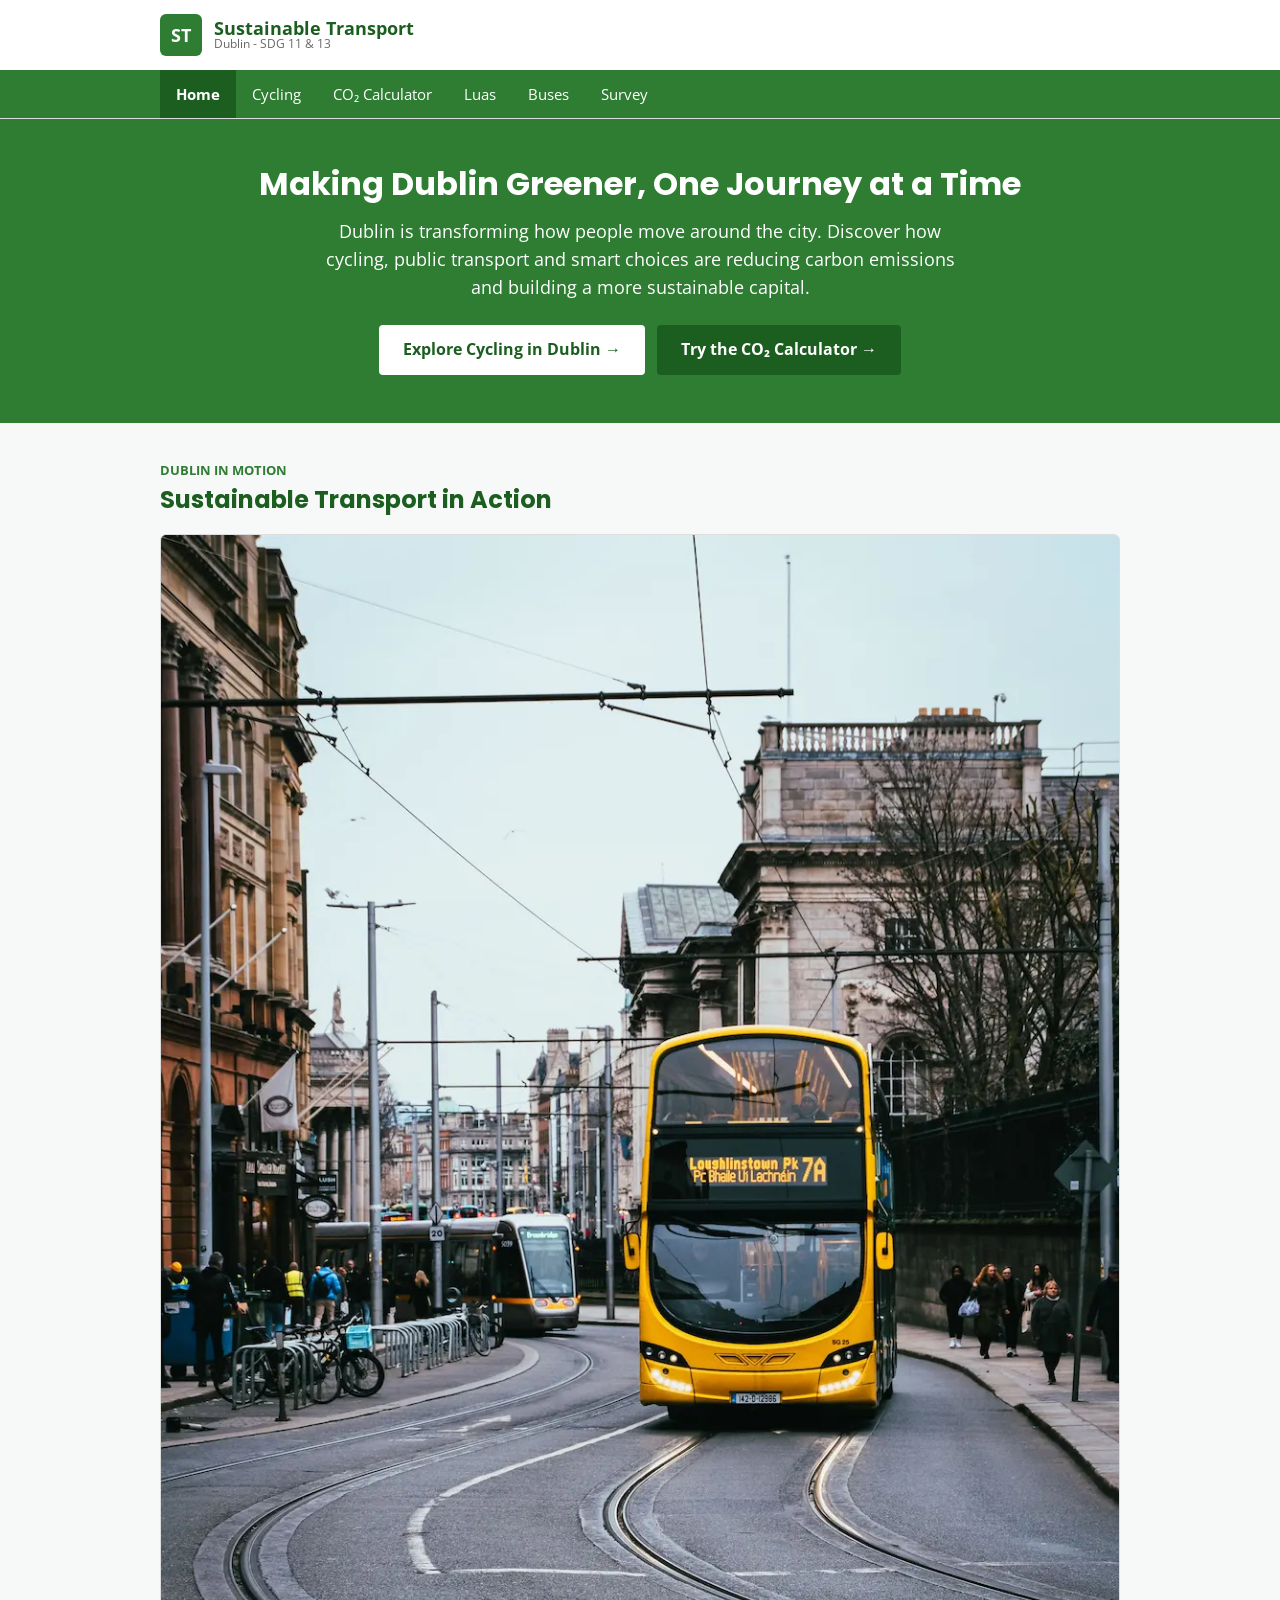
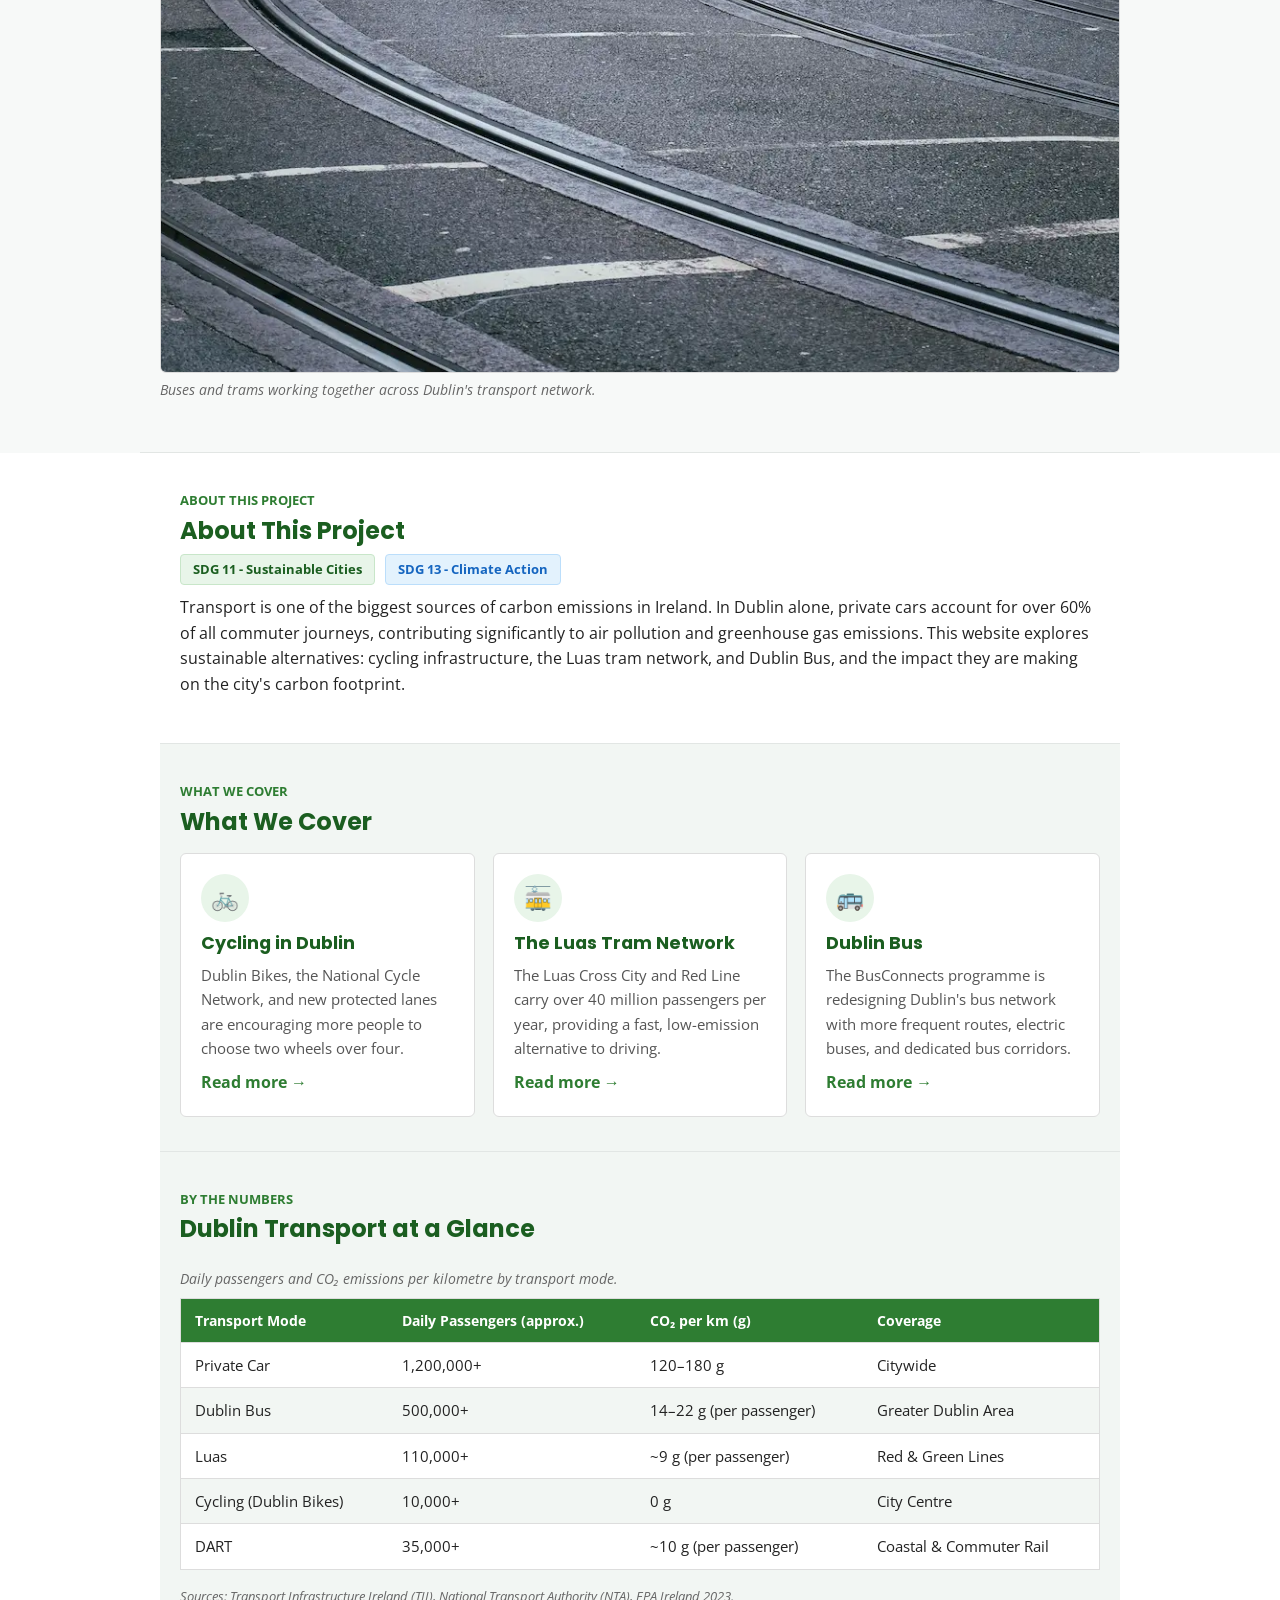
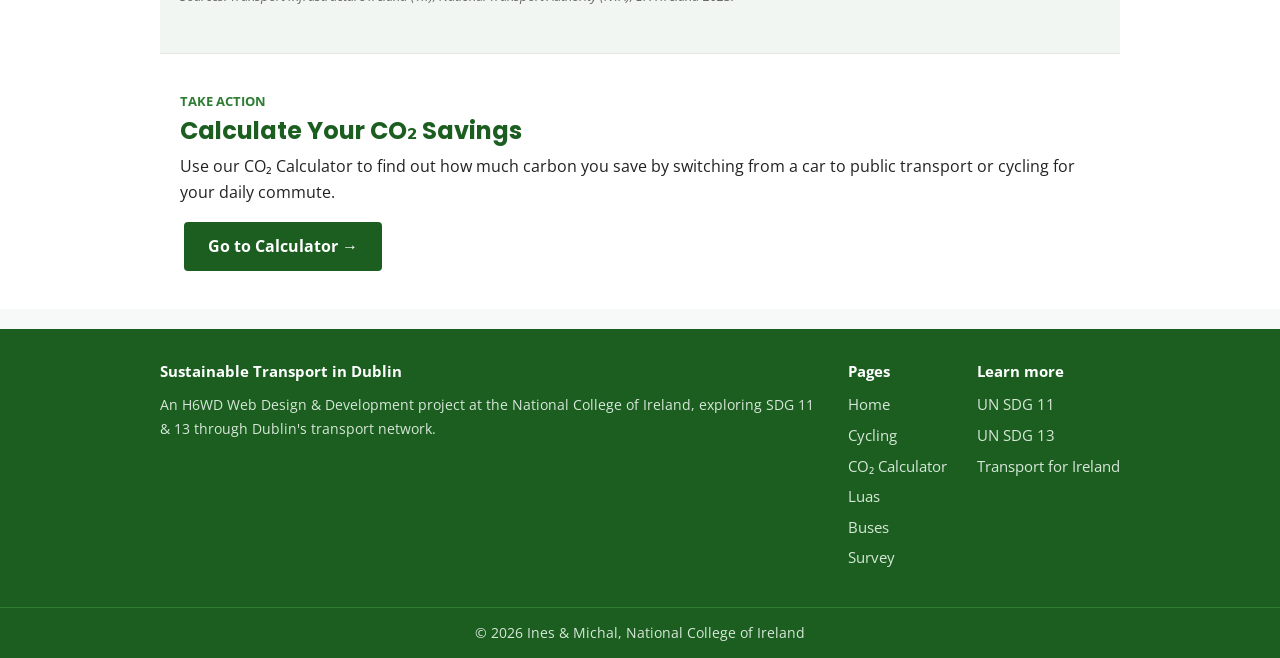
<file: index.html>
<!-- Michal -->
<!DOCTYPE html>
<html lang="en">
<head>
  <meta charset="UTF-8">
  <meta name="viewport" content="width=device-width, initial-scale=1.0">
  <meta name="description" content="Sustainable Transport in Dublin - cycling, the Luas and Dublin Bus reducing the city's carbon emissions. An SDG 11 &amp; 13 project for H6WD at NCI.">
  <title>Home - Sustainable Transport in Dublin</title>
  <link rel="preconnect" href="https://fonts.googleapis.com">
  <link rel="preconnect" href="https://fonts.gstatic.com" crossorigin>
  <link rel="preload" as="style" href="https://fonts.googleapis.com/css2?family=Poppins:wght@600;700&family=Open+Sans:wght@400;600;700&display=swap">
  <link rel="stylesheet" href="https://fonts.googleapis.com/css2?family=Poppins:wght@600;700&family=Open+Sans:wght@400;600;700&display=swap" media="print" onload="this.media='all'">
  <noscript><link rel="stylesheet" href="https://fonts.googleapis.com/css2?family=Poppins:wght@600;700&family=Open+Sans:wght@400;600;700&display=swap"></noscript>
  <link rel="stylesheet" href="styles.css">

</head>

<body>

<a href="#main-content" class="skip-link">Skip to main content</a>

<header class="site">
  <div class="header-top">
    <a href="index.html" class="logo">
      <span class="logo-mark" aria-hidden="true">ST</span>
      <span class="logo-text">Sustainable Transport<small>Dublin - SDG 11 &amp; 13</small></span>
    </a>
  </div>
  <nav class="main" aria-label="Main navigation">
    <ul>
      <li><a href="index.html" class="active" aria-current="page">Home</a></li>
      <li><a href="cycling.html">Cycling</a></li>
      <li><a href="calculator.html">CO₂ Calculator</a></li>
      <li><a href="luas.html">Luas</a></li>
      <li><a href="buses.html">Buses</a></li>
      <li><a href="survey.html">Survey</a></li>
    </ul>
  </nav>
</header>

<div class="hero">
  <div class="container">
    <h1>Making Dublin Greener, One Journey at a Time</h1>
    <p>Dublin is transforming how people move around the city. Discover how cycling, public transport and smart choices are reducing carbon emissions and building a more sustainable capital.</p>
    <a href="cycling.html" class="btn">Explore Cycling in Dublin →</a>
    <a href="calculator.html" class="btn btn-teal">Try the CO₂ Calculator →</a>
  </div>
</div>

<section class="section" id="gallery">
  <span class="eyebrow">Dublin in motion</span>
  <h2>Sustainable Transport in Action</h2>
  <figure>
    <img src="images/gallery-home.webp" alt="A Dublin Bus and Luas tram operating together, showing the city's integrated public transport network" width="800" height="500" loading="lazy">
    <figcaption>Buses and trams working together across Dublin's transport network.</figcaption>
  </figure>
</section>

<main id="main-content">
  <div class="container">

    <section class="section" id="about">
      <span class="eyebrow">About this project</span>
      <h2>About This Project</h2>
      <span class="sdg-badge">SDG 11 - Sustainable Cities</span>
      <span class="sdg-badge climate">SDG 13 - Climate Action</span>
      <p>Transport is one of the biggest sources of carbon emissions in Ireland. In Dublin alone, private cars account for over 60% of all commuter journeys, contributing significantly to air pollution and greenhouse gas emissions. This website explores sustainable alternatives: cycling infrastructure, the Luas tram network, and Dublin Bus, and the impact they are making on the city's carbon footprint.</p>
    </section>

    <section class="section tint" id="topics">
      <span class="eyebrow">What we cover</span>
      <h2>What We Cover</h2>
      <div class="cards">
        <div class="card">
          <div class="icon" aria-hidden="true">🚲</div>
          <h3>Cycling in Dublin</h3>
          <p>Dublin Bikes, the National Cycle Network, and new protected lanes are encouraging more people to choose two wheels over four.</p>
          <a href="cycling.html">Read more →</a>
        </div>
        <div class="card">
          <div class="icon" aria-hidden="true">🚋</div>
          <h3>The Luas Tram Network</h3>
          <p>The Luas Cross City and Red Line carry over 40 million passengers per year, providing a fast, low-emission alternative to driving.</p>
          <a href="luas.html">Read more →</a>
        </div>
        <div class="card">
          <div class="icon" aria-hidden="true">🚌</div>
          <h3>Dublin Bus</h3>
          <p>The BusConnects programme is redesigning Dublin's bus network with more frequent routes, electric buses, and dedicated bus corridors.</p>
          <a href="buses.html">Read more →</a>
        </div>
      </div>
    </section>


    <section class="section tint" id="stats">
      <span class="eyebrow">By the numbers</span>
      <h2>Dublin Transport at a Glance</h2>
      <div class="table-wrap">
        <table>
          <caption class="table-caption">Daily passengers and CO₂ emissions per kilometre by transport mode.</caption>
          <thead>
            <tr><th scope="col">Transport Mode</th><th scope="col">Daily Passengers (approx.)</th><th scope="col">CO₂ per km (g)</th><th scope="col">Coverage</th></tr>
          </thead>
          <tbody>
            <tr><td>Private Car</td><td>1,200,000+</td><td>120–180 g</td><td>Citywide</td></tr>
            <tr><td>Dublin Bus</td><td>500,000+</td><td>14–22 g (per passenger)</td><td>Greater Dublin Area</td></tr>
            <tr><td>Luas</td><td>110,000+</td><td>~9 g (per passenger)</td><td>Red &amp; Green Lines</td></tr>
            <tr><td>Cycling (Dublin Bikes)</td><td>10,000+</td><td>0 g</td><td>City Centre</td></tr>
            <tr><td>DART</td><td>35,000+</td><td>~10 g (per passenger)</td><td>Coastal &amp; Commuter Rail</td></tr>
          </tbody>
        </table>
      </div>
      <p class="source-note">Sources: Transport Infrastructure Ireland (TII), National Transport Authority (NTA), EPA Ireland 2023.</p>
    </section>

    <section class="section" id="calculator-cta">
      <span class="eyebrow">Take action</span>
      <h2>Calculate Your CO₂ Savings</h2>
      <p>Use our CO₂ Calculator to find out how much carbon you save by switching from a car to public transport or cycling for your daily commute.</p>
      <a href="calculator.html" class="btn btn-teal">Go to Calculator →</a>
    </section>

  </div>
</main>

<footer class="site">
  <div class="footer-grid">
    <div class="footer-col footer-about">
      <p class="footer-heading">Sustainable Transport in Dublin</p>
      <p>An H6WD Web Design &amp; Development project at the National College of Ireland, exploring SDG 11 &amp; 13 through Dublin's transport network.</p>
    </div>
    <div class="footer-col">
      <p class="footer-heading">Pages</p>
      <a href="index.html">Home</a>
      <a href="cycling.html">Cycling</a>
      <a href="calculator.html">CO₂ Calculator</a>
      <a href="luas.html">Luas</a>
      <a href="buses.html">Buses</a>
      <a href="survey.html">Survey</a>
    </div>
    <div class="footer-col">
      <p class="footer-heading">Learn more</p>
      <a href="https://sdgs.un.org/goals/goal11" target="_blank" rel="noopener">UN SDG 11</a>
      <a href="https://sdgs.un.org/goals/goal13" target="_blank" rel="noopener">UN SDG 13</a>
      <a href="https://www.transportforireland.ie" target="_blank" rel="noopener">Transport for Ireland</a>
    </div>
  </div>
  <div class="footer-bottom">© 2026 Ines &amp; Michal, National College of Ireland</div>
</footer>

</body>
</html>
</file>
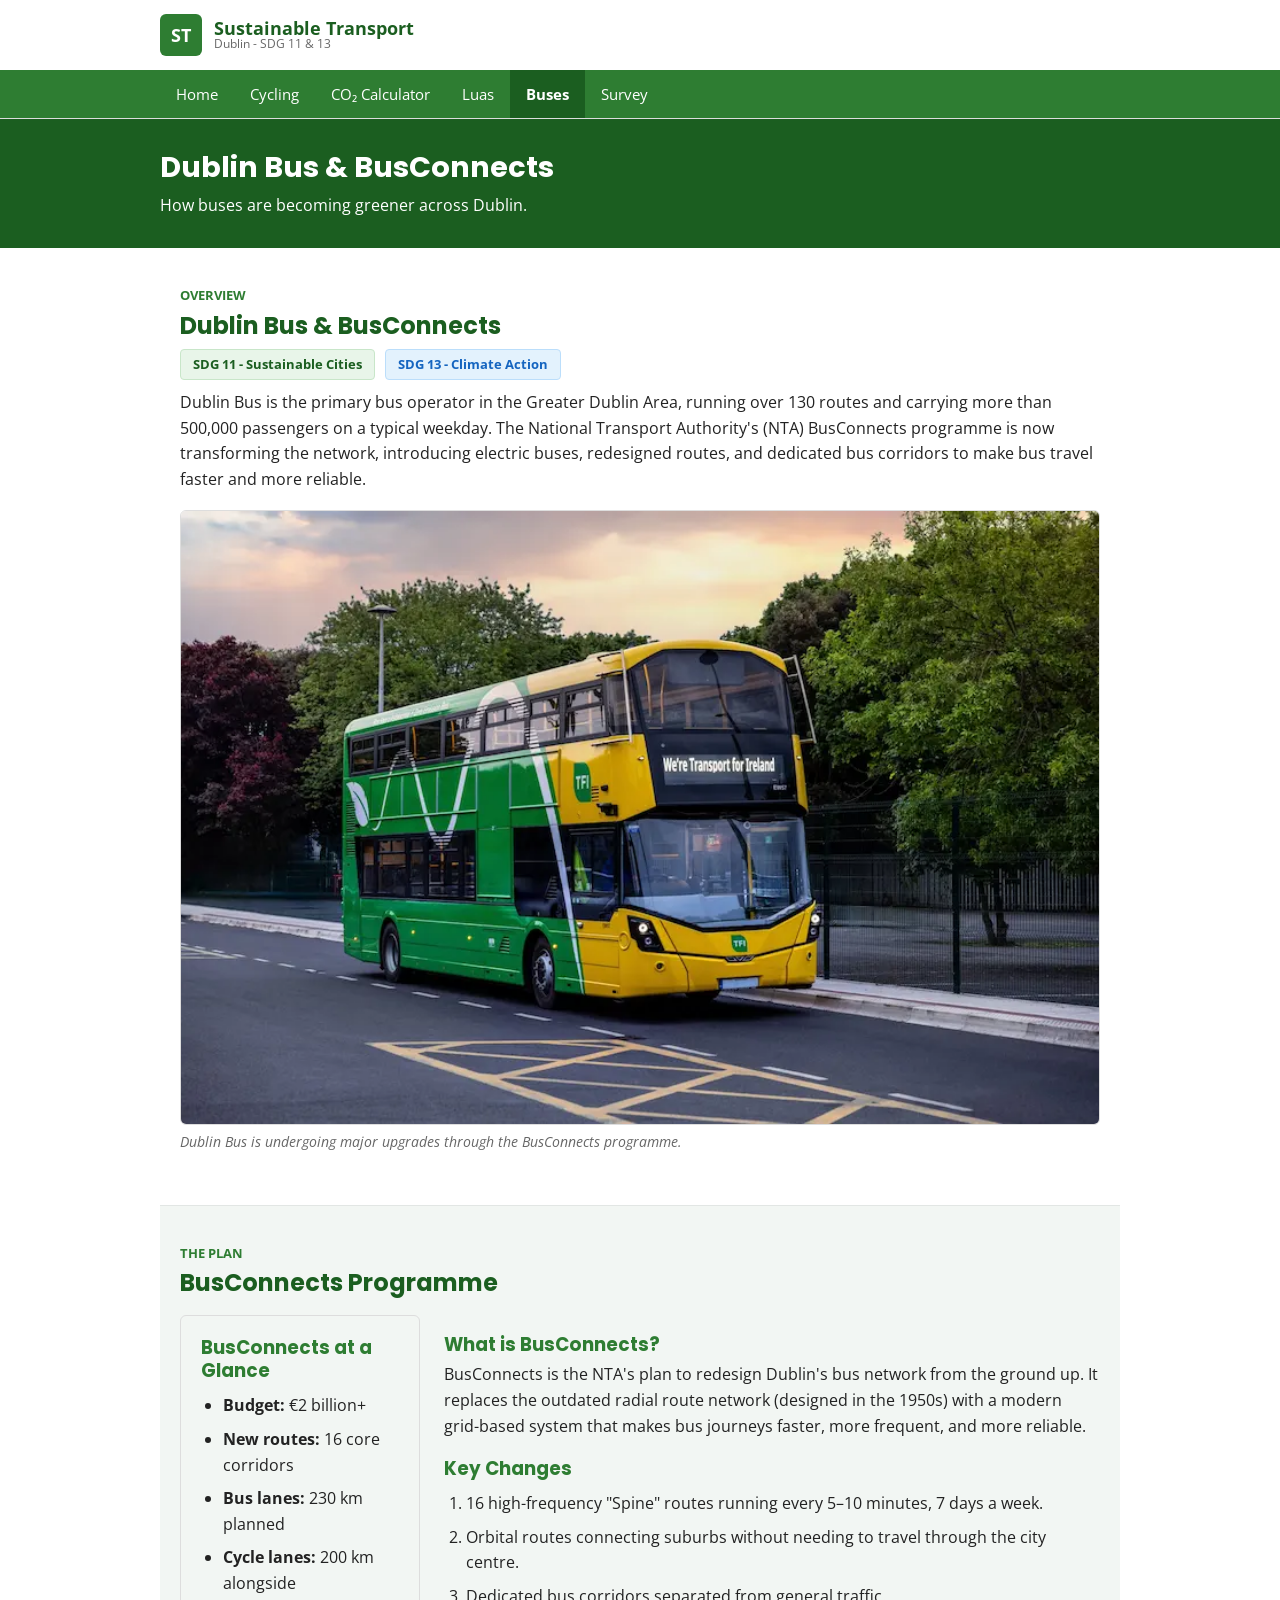
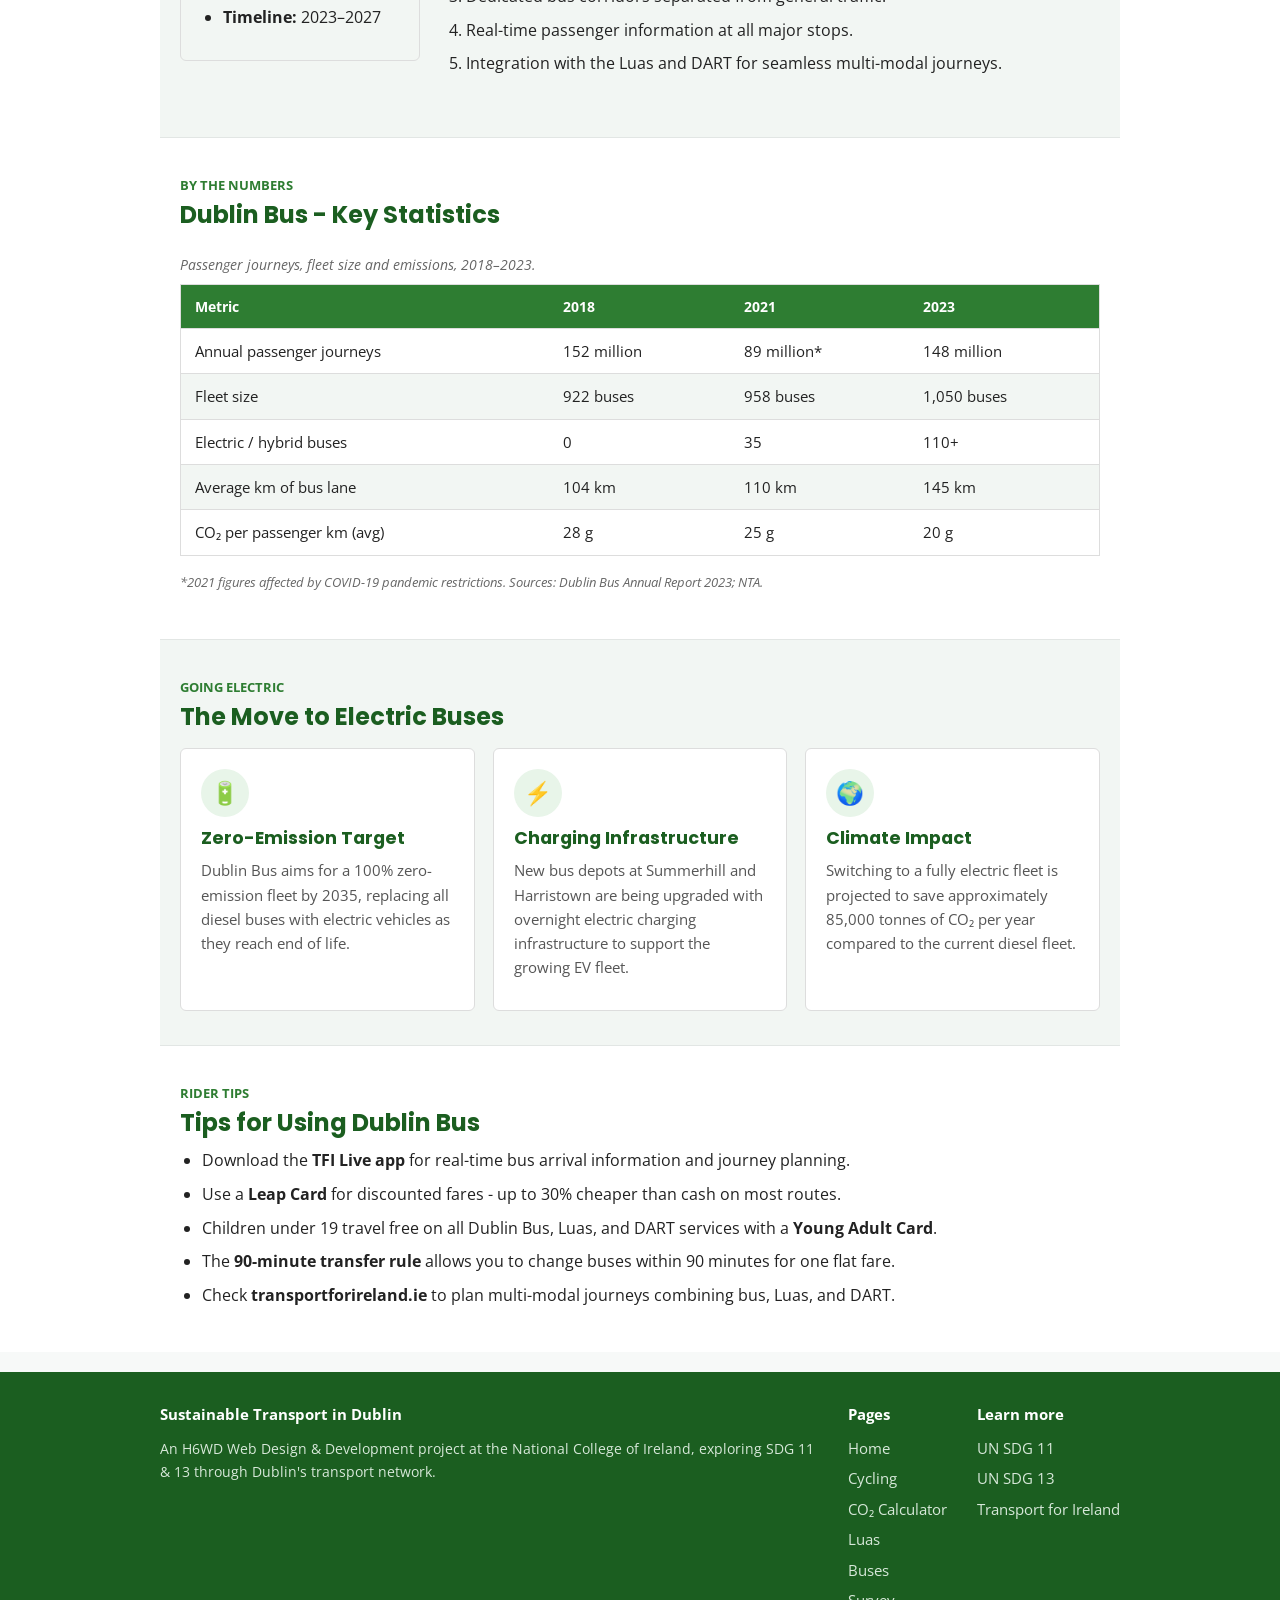
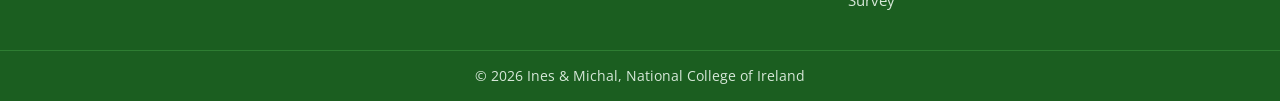
<file: buses.html>
<!-- Ines Khabkhabi -->
<!DOCTYPE html>
<html lang="en">
<head>
  <meta charset="UTF-8">
  <meta name="viewport" content="width=device-width, initial-scale=1.0">
  <meta name="description" content="Dublin Bus and BusConnects: how buses are becoming greener across Dublin.">
  <title>Buses - Sustainable Transport in Dublin</title>
  <link rel="preconnect" href="https://fonts.googleapis.com">
  <link rel="preconnect" href="https://fonts.gstatic.com" crossorigin>
  <link rel="preload" as="style" href="https://fonts.googleapis.com/css2?family=Poppins:wght@600;700&family=Open+Sans:wght@400;600;700&display=swap">
  <link rel="stylesheet" href="https://fonts.googleapis.com/css2?family=Poppins:wght@600;700&family=Open+Sans:wght@400;600;700&display=swap" media="print" onload="this.media='all'">
  <noscript><link rel="stylesheet" href="https://fonts.googleapis.com/css2?family=Poppins:wght@600;700&family=Open+Sans:wght@400;600;700&display=swap"></noscript>
  <link rel="stylesheet" href="styles.css">
</head>
<body>

<a href="#main-content" class="skip-link">Skip to main content</a>

<header class="site">
  <div class="header-top">
    <a href="index.html" class="logo">
      <span class="logo-mark" aria-hidden="true">ST</span>
      <span class="logo-text">Sustainable Transport<small>Dublin - SDG 11 &amp; 13</small></span>
    </a>
  </div>
  <nav class="main" aria-label="Main navigation">
    <ul>
      <li><a href="index.html">Home</a></li>
      <li><a href="cycling.html">Cycling</a></li>
      <li><a href="calculator.html">CO₂ Calculator</a></li>
      <li><a href="luas.html">Luas</a></li>
      <li><a href="buses.html" class="active" aria-current="page">Buses</a></li>
      <li><a href="survey.html">Survey</a></li>
    </ul>
  </nav>
</header>

<div class="page-banner">
  <div class="container">
    <h1>Dublin Bus &amp; BusConnects</h1>
    <p>How buses are becoming greener across Dublin.</p>
  </div>
</div>

<main id="main-content">
  <div class="container">

    <section class="section" id="bus-intro">
      <span class="eyebrow">Overview</span>
      <h2>Dublin Bus &amp; BusConnects</h2>
      <span class="sdg-badge">SDG 11 - Sustainable Cities</span>
      <span class="sdg-badge climate">SDG 13 - Climate Action</span>
      <p>Dublin Bus is the primary bus operator in the Greater Dublin Area, running over 130 routes and carrying more than 500,000 passengers on a typical weekday. The National Transport Authority's (NTA) BusConnects programme is now transforming the network, introducing electric buses, redesigned routes, and dedicated bus corridors to make bus travel faster and more reliable.</p>
    <figure>
      <img src="images/bus-intro.webp" alt="A Dublin Bus travelling along a city route as part of the BusConnects network" width="800" height="534" loading="lazy">
      <figcaption>Dublin Bus is undergoing major upgrades through the BusConnects programme.</figcaption>
    </figure>

    </section>

    <section class="section tint" id="busconnects">
      <span class="eyebrow">The plan</span>
      <h2>BusConnects Programme</h2>
      <div class="two-col">
        <aside>
          <h3>BusConnects at a Glance</h3>
          <ul class="content-list">
            <li><strong>Budget:</strong> €2 billion+</li>
            <li><strong>New routes:</strong> 16 core corridors</li>
            <li><strong>Bus lanes:</strong> 230 km planned</li>
            <li><strong>Cycle lanes:</strong> 200 km alongside</li>
            <li><strong>Timeline:</strong> 2023–2027</li>
          </ul>
        </aside>
        <div class="col-main">
          <h3>What is BusConnects?</h3>
          <p>BusConnects is the NTA's plan to redesign Dublin's bus network from the ground up. It replaces the outdated radial route network (designed in the 1950s) with a modern grid-based system that makes bus journeys faster, more frequent, and more reliable.</p>
          <h3>Key Changes</h3>
          <ol class="content-list">
            <li>16 high-frequency "Spine" routes running every 5–10 minutes, 7 days a week.</li>
            <li>Orbital routes connecting suburbs without needing to travel through the city centre.</li>
            <li>Dedicated bus corridors separated from general traffic.</li>
            <li>Real-time passenger information at all major stops.</li>
            <li>Integration with the Luas and DART for seamless multi-modal journeys.</li>
          </ol>
        </div>
      </div>
    </section>

    <section class="section" id="bus-stats">
      <span class="eyebrow">By the numbers</span>
      <h2>Dublin Bus - Key Statistics</h2>
      <div class="table-wrap">
        <table>
          <caption class="table-caption">Passenger journeys, fleet size and emissions, 2018–2023.</caption>
          <thead><tr><th scope="col">Metric</th><th scope="col">2018</th><th scope="col">2021</th><th scope="col">2023</th></tr></thead>
          <tbody>
            <tr><td>Annual passenger journeys</td><td>152 million</td><td>89 million*</td><td>148 million</td></tr>
            <tr><td>Fleet size</td><td>922 buses</td><td>958 buses</td><td>1,050 buses</td></tr>
            <tr><td>Electric / hybrid buses</td><td>0</td><td>35</td><td>110+</td></tr>
            <tr><td>Average km of bus lane</td><td>104 km</td><td>110 km</td><td>145 km</td></tr>
            <tr><td>CO₂ per passenger km (avg)</td><td>28 g</td><td>25 g</td><td>20 g</td></tr>
          </tbody>
        </table>
      </div>
      <p class="source-note">*2021 figures affected by COVID-19 pandemic restrictions. Sources: Dublin Bus Annual Report 2023; NTA.</p>
    </section>

    <section class="section tint" id="electric-fleet">
      <span class="eyebrow">Going electric</span>
      <h2>The Move to Electric Buses</h2>
      <div class="cards">
        <div class="card"><div class="icon" aria-hidden="true">🔋</div><h3>Zero-Emission Target</h3><p>Dublin Bus aims for a 100% zero-emission fleet by 2035, replacing all diesel buses with electric vehicles as they reach end of life.</p></div>
        <div class="card"><div class="icon" aria-hidden="true">⚡</div><h3>Charging Infrastructure</h3><p>New bus depots at Summerhill and Harristown are being upgraded with overnight electric charging infrastructure to support the growing EV fleet.</p></div>
        <div class="card"><div class="icon" aria-hidden="true">🌍</div><h3>Climate Impact</h3><p>Switching to a fully electric fleet is projected to save approximately 85,000 tonnes of CO₂ per year compared to the current diesel fleet.</p></div>
      </div>
    </section>

    <section class="section" id="how-to-use">
      <span class="eyebrow">Rider tips</span>
      <h2>Tips for Using Dublin Bus</h2>
      <ul class="content-list">
        <li>Download the <strong>TFI Live app</strong> for real-time bus arrival information and journey planning.</li>
        <li>Use a <strong>Leap Card</strong> for discounted fares - up to 30% cheaper than cash on most routes.</li>
        <li>Children under 19 travel free on all Dublin Bus, Luas, and DART services with a <strong>Young Adult Card</strong>.</li>
        <li>The <strong>90-minute transfer rule</strong> allows you to change buses within 90 minutes for one flat fare.</li>
        <li>Check <strong>transportforireland.ie</strong> to plan multi-modal journeys combining bus, Luas, and DART.</li>
      </ul>
    </section>

  </div>
</main>

<footer class="site">
  <div class="footer-grid">
    <div class="footer-col footer-about">
      <p class="footer-heading">Sustainable Transport in Dublin</p>
      <p>An H6WD Web Design &amp; Development project at the National College of Ireland, exploring SDG 11 &amp; 13 through Dublin's transport network.</p>
    </div>
    <div class="footer-col">
      <p class="footer-heading">Pages</p>
      <a href="index.html">Home</a>
      <a href="cycling.html">Cycling</a>
      <a href="calculator.html">CO₂ Calculator</a>
      <a href="luas.html">Luas</a>
      <a href="buses.html">Buses</a>
      <a href="survey.html">Survey</a>
    </div>
    <div class="footer-col">
      <p class="footer-heading">Learn more</p>
      <a href="https://sdgs.un.org/goals/goal11" target="_blank" rel="noopener">UN SDG 11</a>
      <a href="https://sdgs.un.org/goals/goal13" target="_blank" rel="noopener">UN SDG 13</a>
      <a href="https://www.transportforireland.ie" target="_blank" rel="noopener">Transport for Ireland</a>
    </div>
  </div>
  <div class="footer-bottom">© 2026 Ines &amp; Michal, National College of Ireland</div>
</footer>

</body>
</html>
</file>
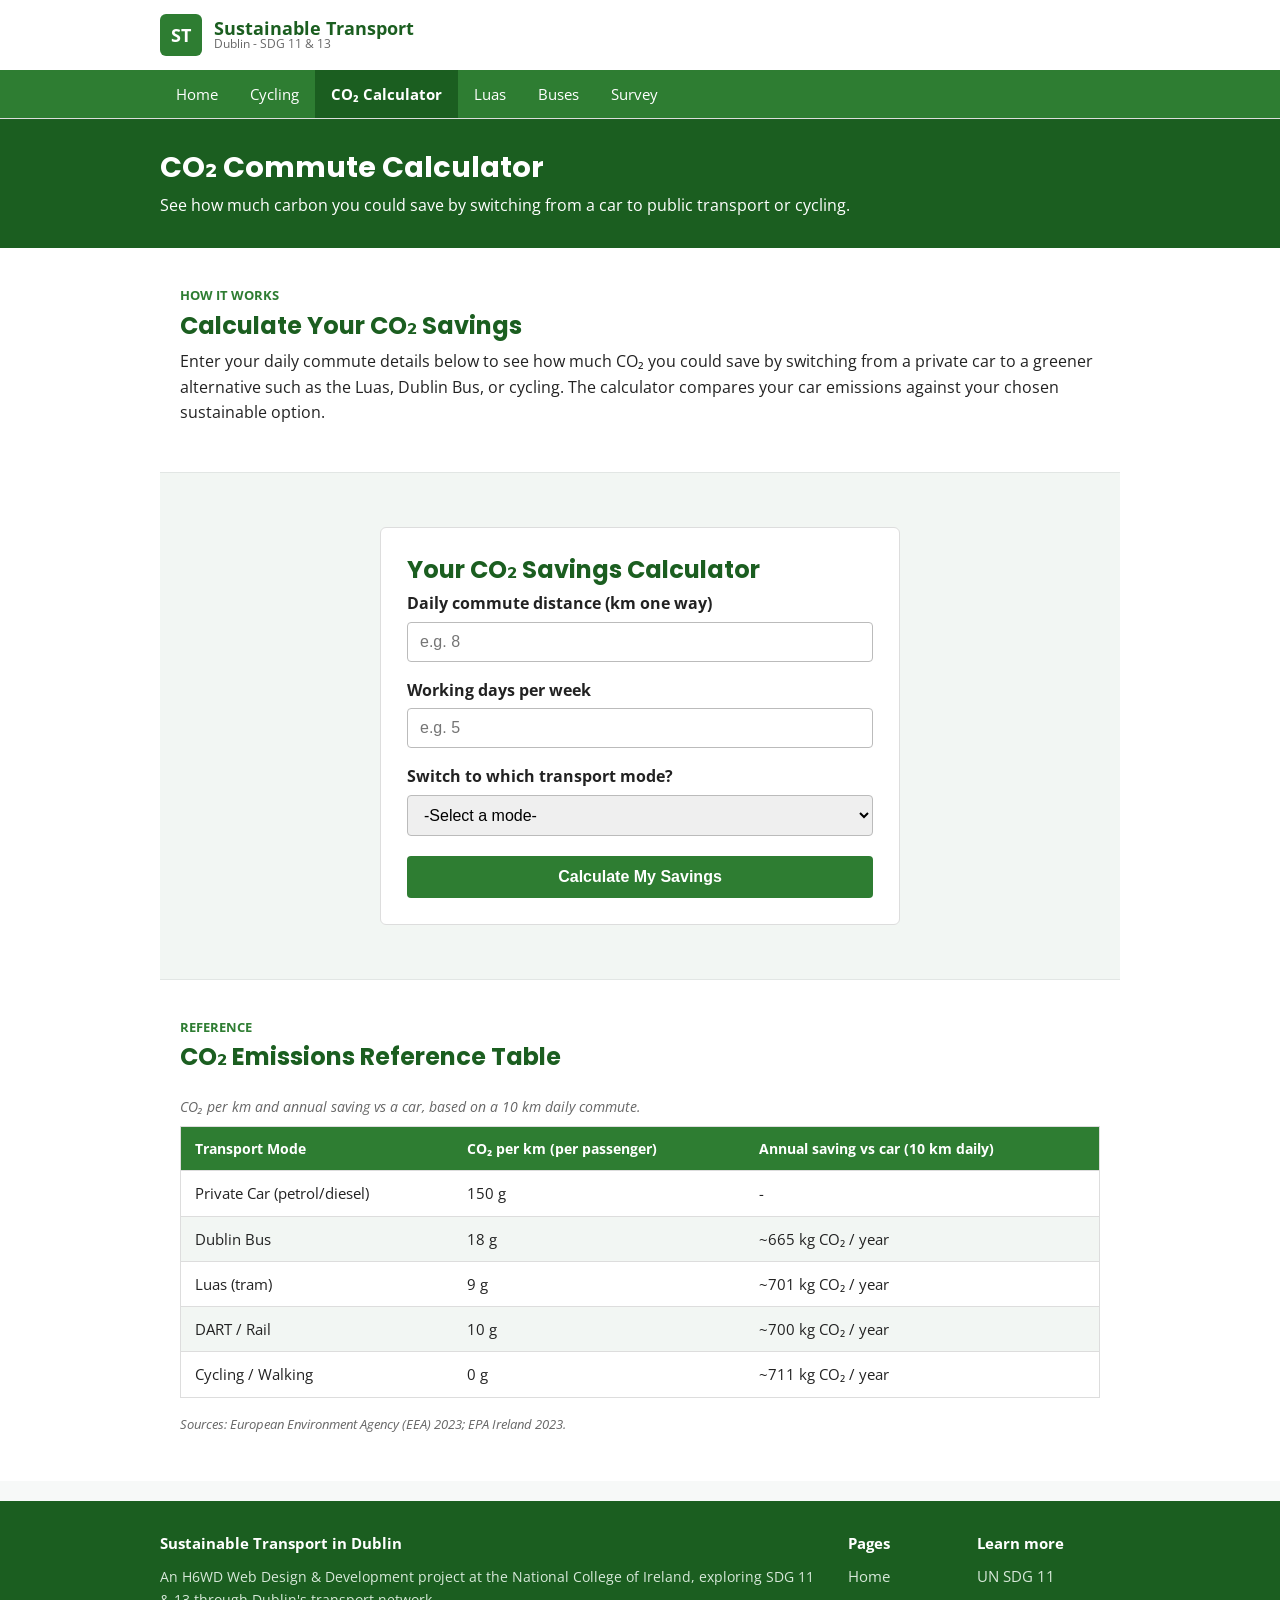
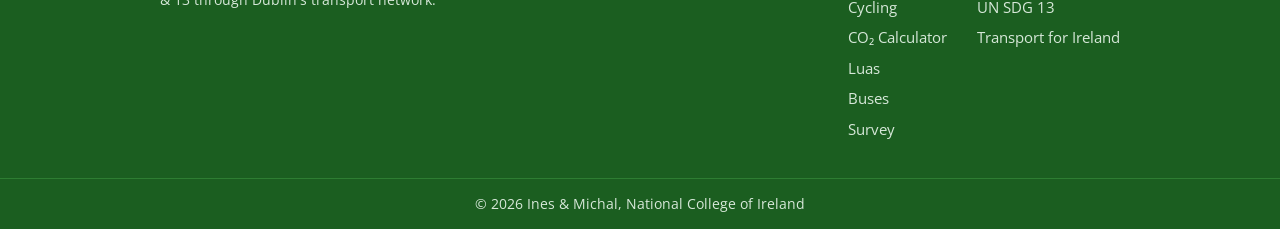
<file: calculator.html>
<!-- Michal -->
<!DOCTYPE html>
<html lang="en">
<head>
  <meta charset="UTF-8">
  <meta name="viewport" content="width=device-width, initial-scale=1.0">
  <meta name="description" content="A CO₂ calculator: compare your Dublin commute by car against the Luas, bus, DART or cycling and see your annual carbon saving.">
  <title>CO₂ Calculator - Sustainable Transport in Dublin</title>
  <link rel="preconnect" href="https://fonts.googleapis.com">
  <link rel="preconnect" href="https://fonts.gstatic.com" crossorigin>
  <link rel="preload" as="style" href="https://fonts.googleapis.com/css2?family=Poppins:wght@600;700&family=Open+Sans:wght@400;600;700&display=swap">
  <link rel="stylesheet" href="https://fonts.googleapis.com/css2?family=Poppins:wght@600;700&family=Open+Sans:wght@400;600;700&display=swap" media="print" onload="this.media='all'">
  <noscript><link rel="stylesheet" href="https://fonts.googleapis.com/css2?family=Poppins:wght@600;700&family=Open+Sans:wght@400;600;700&display=swap"></noscript>
  <link rel="stylesheet" href="styles.css">
</head>
<body>

<a href="#main-content" class="skip-link">Skip to main content</a>

<header class="site">
  <div class="header-top">
    <a href="index.html" class="logo">
      <span class="logo-mark" aria-hidden="true">ST</span>
      <span class="logo-text">Sustainable Transport<small>Dublin - SDG 11 &amp; 13</small></span>
    </a>
  </div>
  <nav class="main" aria-label="Main navigation">
    <ul>
      <li><a href="index.html">Home</a></li>
      <li><a href="cycling.html">Cycling</a></li>
      <li><a href="calculator.html" class="active" aria-current="page">CO₂ Calculator</a></li>
      <li><a href="luas.html">Luas</a></li>
      <li><a href="buses.html">Buses</a></li>
      <li><a href="survey.html">Survey</a></li>
    </ul>
  </nav>
</header>

<div class="page-banner">
  <div class="container">
    <h1>CO₂ Commute Calculator</h1>
    <p>See how much carbon you could save by switching from a car to public transport or cycling.</p>
  </div>
</div>

<main id="main-content">
  <div class="container">

    <section class="section" id="calc-intro">
      <span class="eyebrow">How it works</span>
      <h2>Calculate Your CO₂ Savings</h2>
      <p>Enter your daily commute details below to see how much CO₂ you could save by switching from a private car to a greener alternative such as the Luas, Dublin Bus, or cycling. The calculator compares your car emissions against your chosen sustainable option.</p>
    </section>

    <section class="section tint" id="tool">
      <div class="calc-wrapper">
        <h2>Your CO₂ Savings Calculator</h2>
        <div class="form-group">
          <label for="distance">Daily commute distance (km one way)</label>
          <input type="number" id="distance" placeholder="e.g. 8" min="0.1" max="500" step="0.1">
        </div>
        <div class="form-group">
          <label for="days">Working days per week</label>
          <input type="number" id="days" placeholder="e.g. 5" min="1" max="7" step="1">
        </div>
        <div class="form-group">
          <label for="mode">Switch to which transport mode?</label>
          <select id="mode">
            <option value="">-Select a mode-</option>
            <option value="bus">Dublin Bus</option>
            <option value="luas">Luas</option>
            <option value="cycling">Cycling / Walking</option>
            <option value="dart">DART / Rail</option>
          </select>
        </div>
        <button type="button" class="calc-btn" id="calcBtn">Calculate My Savings</button>
        <p id="calcError" role="alert"></p>
        <div id="calcResult" aria-live="polite"></div>
      </div>
    </section>

    <section class="section" id="emission-table">
      <span class="eyebrow">Reference</span>
      <h2>CO₂ Emissions Reference Table</h2>
      <div class="table-wrap">
        <table>
          <caption class="table-caption">CO₂ per km and annual saving vs a car, based on a 10 km daily commute.</caption>
          <thead><tr><th scope="col">Transport Mode</th><th scope="col">CO₂ per km (per passenger)</th><th scope="col">Annual saving vs car (10 km daily)</th></tr></thead>
          <tbody>
            <tr><td>Private Car (petrol/diesel)</td><td>150 g</td><td>-</td></tr>
            <tr><td>Dublin Bus</td><td>18 g</td><td>~665 kg CO₂ / year</td></tr>
            <tr><td>Luas (tram)</td><td>9 g</td><td>~701 kg CO₂ / year</td></tr>
            <tr><td>DART / Rail</td><td>10 g</td><td>~700 kg CO₂ / year</td></tr>
            <tr><td>Cycling / Walking</td><td>0 g</td><td>~711 kg CO₂ / year</td></tr>
          </tbody>
        </table>
      </div>
      <p class="source-note">Sources: European Environment Agency (EEA) 2023; EPA Ireland 2023.</p>
    </section>

  </div>
</main>

<footer class="site">
  <div class="footer-grid">
    <div class="footer-col footer-about">
      <p class="footer-heading">Sustainable Transport in Dublin</p>
      <p>An H6WD Web Design &amp; Development project at the National College of Ireland, exploring SDG 11 &amp; 13 through Dublin's transport network.</p>
    </div>
    <div class="footer-col">
      <p class="footer-heading">Pages</p>
      <a href="index.html">Home</a>
      <a href="cycling.html">Cycling</a>
      <a href="calculator.html">CO₂ Calculator</a>
      <a href="luas.html">Luas</a>
      <a href="buses.html">Buses</a>
      <a href="survey.html">Survey</a>
    </div>
    <div class="footer-col">
      <p class="footer-heading">Learn more</p>
      <a href="https://sdgs.un.org/goals/goal11" target="_blank" rel="noopener">UN SDG 11</a>
      <a href="https://sdgs.un.org/goals/goal13" target="_blank" rel="noopener">UN SDG 13</a>
      <a href="https://www.transportforireland.ie" target="_blank" rel="noopener">Transport for Ireland</a>
    </div>
  </div>
  <div class="footer-bottom">© 2026 Ines &amp; Michal, National College of Ireland</div>
</footer>

<script src="calculator.js"></script>

</body>
</html>
</file>
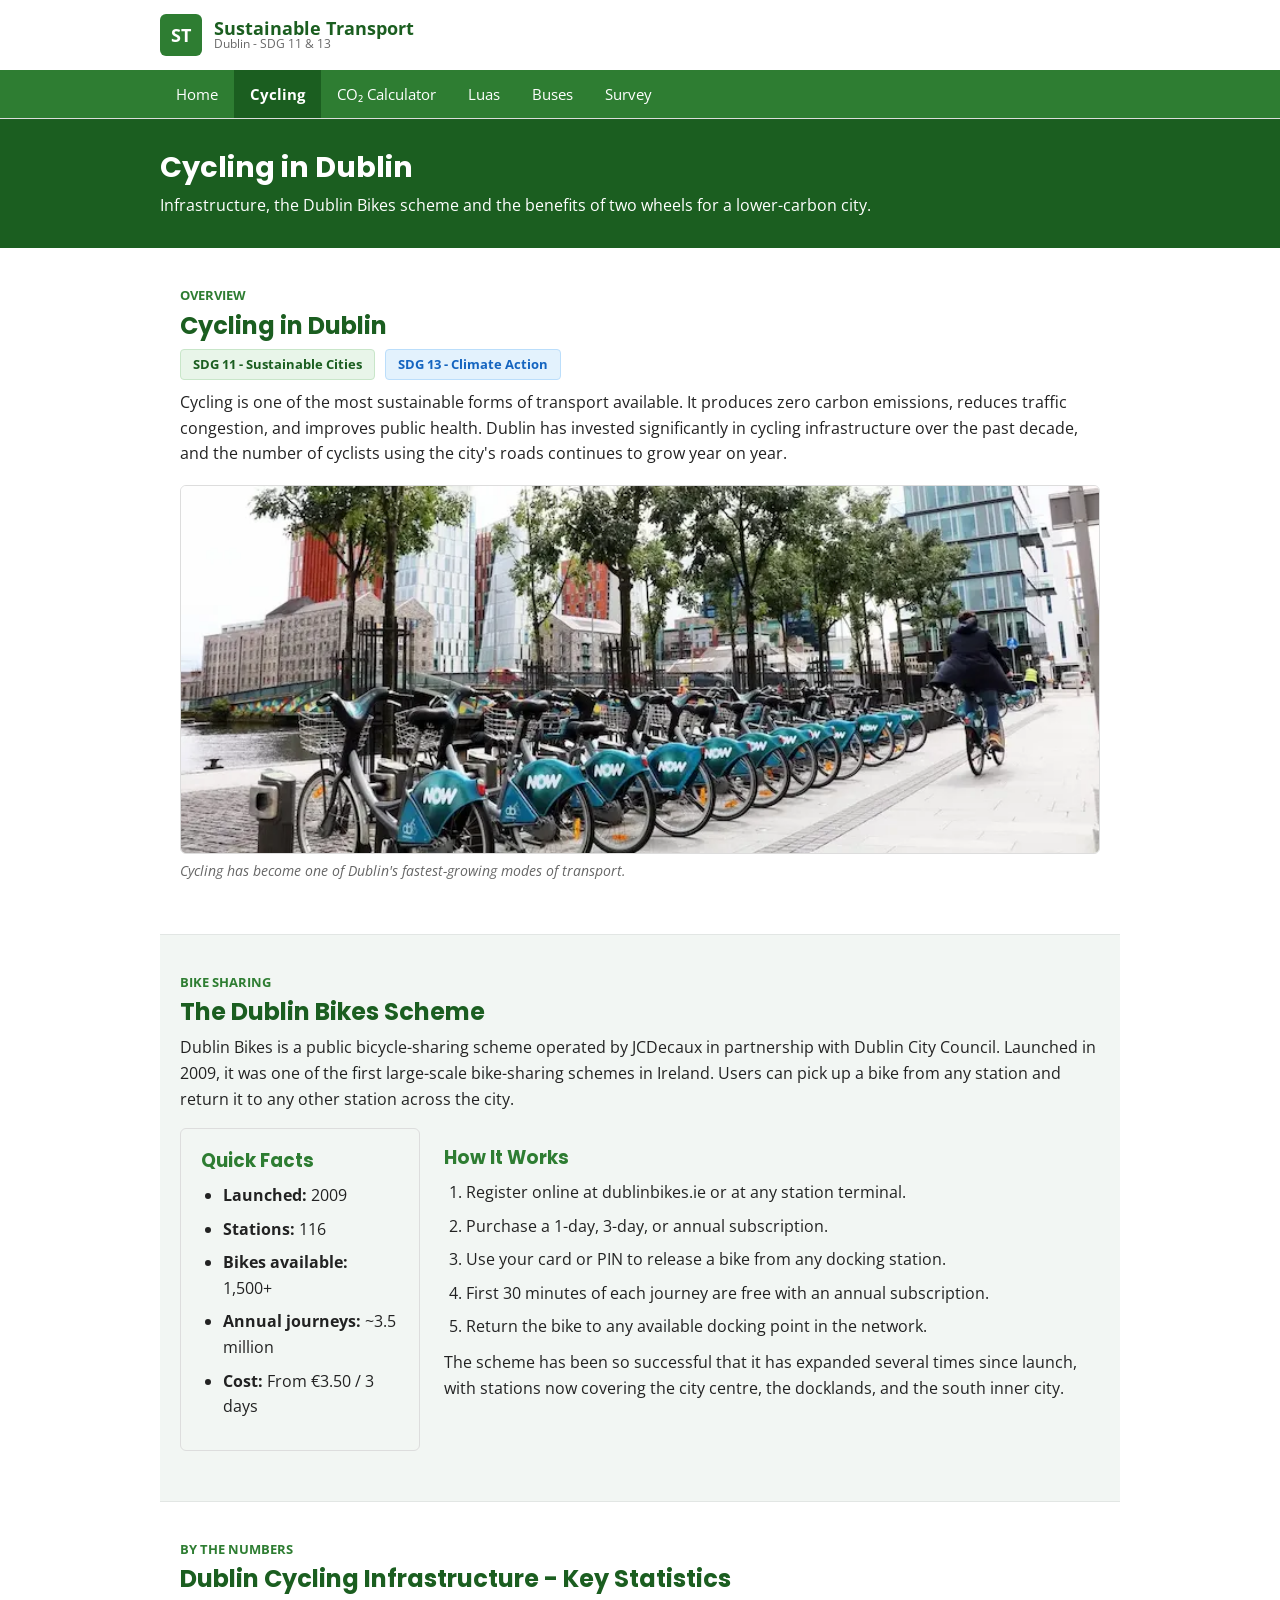
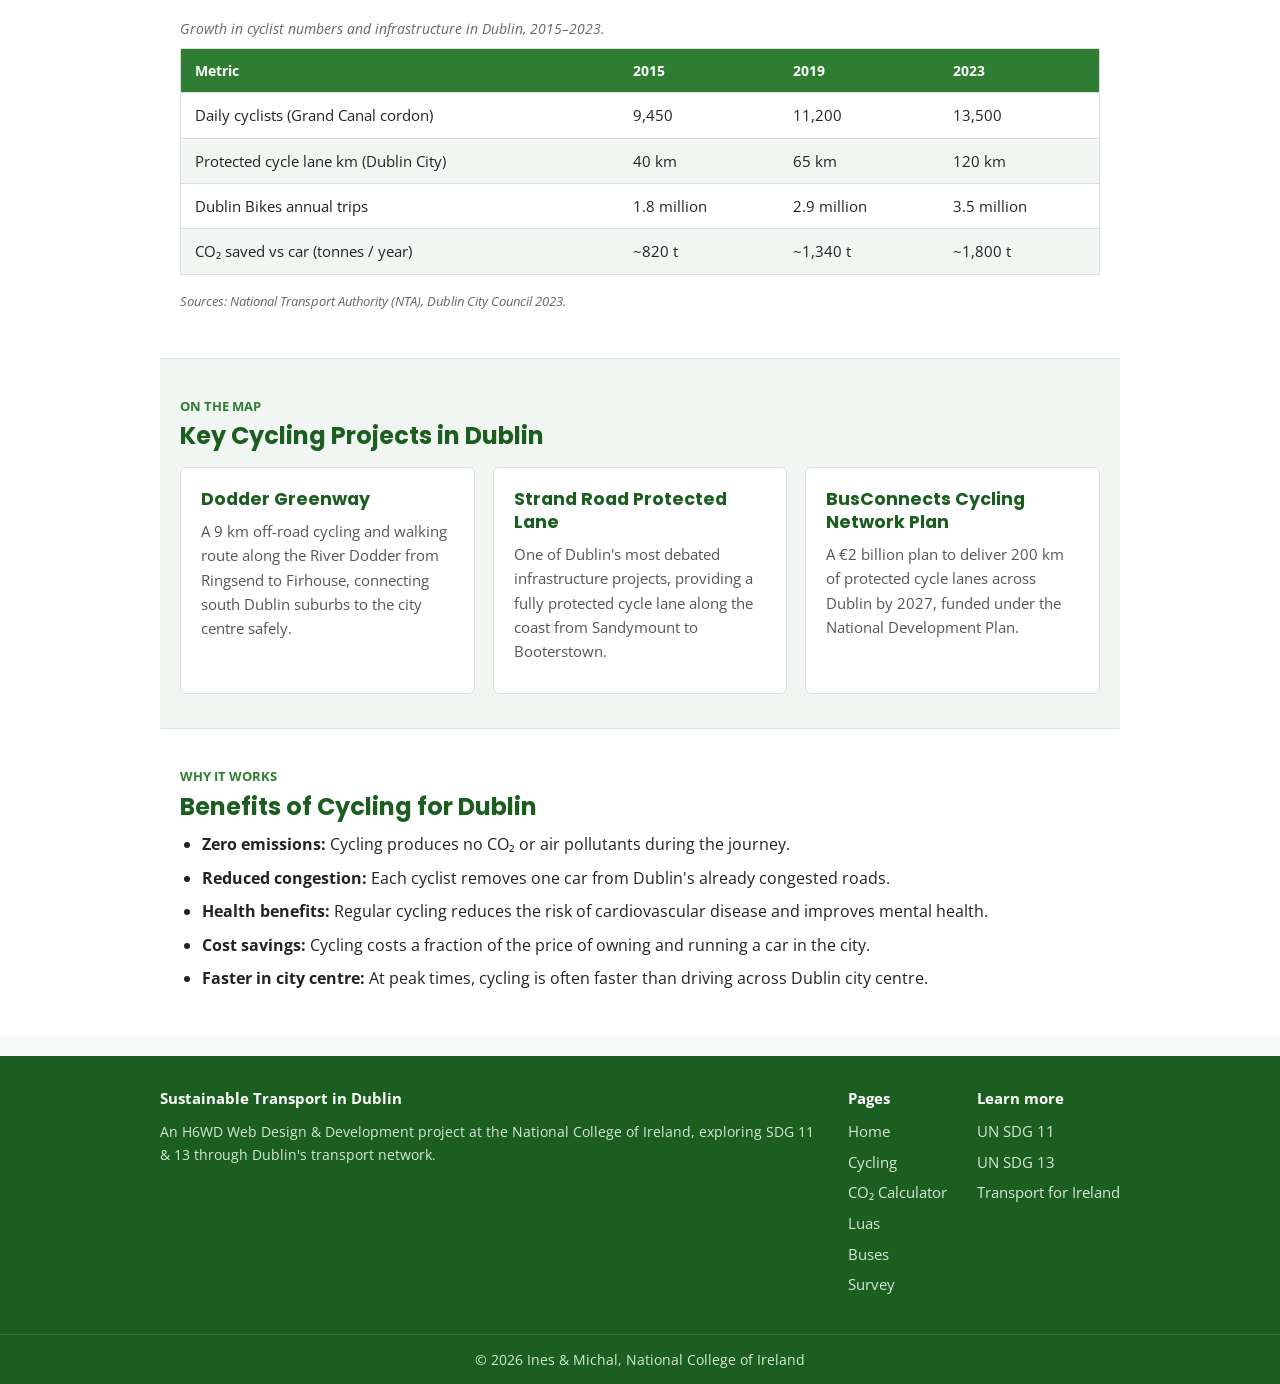
<file: cycling.html>
<!-- Michal -->
<!DOCTYPE html>
<html lang="en">
<head>
  <meta charset="UTF-8">
  <meta name="viewport" content="width=device-width, initial-scale=1.0">
  <meta name="description" content="Cycling in Dublin: infrastructure, the Dublin Bikes scheme and the benefits of cycling for sustainability.">
  <title>Cycling - Sustainable Transport in Dublin</title>
  <link rel="preconnect" href="https://fonts.googleapis.com">
  <link rel="preconnect" href="https://fonts.gstatic.com" crossorigin>
  <link rel="preload" as="style" href="https://fonts.googleapis.com/css2?family=Poppins:wght@600;700&family=Open+Sans:wght@400;600;700&display=swap">
  <link rel="stylesheet" href="https://fonts.googleapis.com/css2?family=Poppins:wght@600;700&family=Open+Sans:wght@400;600;700&display=swap" media="print" onload="this.media='all'">
  <noscript><link rel="stylesheet" href="https://fonts.googleapis.com/css2?family=Poppins:wght@600;700&family=Open+Sans:wght@400;600;700&display=swap"></noscript>
  <link rel="stylesheet" href="styles.css">
</head>
<body>

<a href="#main-content" class="skip-link">Skip to main content</a>

<header class="site">
  <div class="header-top">
    <a href="index.html" class="logo">
      <span class="logo-mark" aria-hidden="true">ST</span>
      <span class="logo-text">Sustainable Transport<small>Dublin - SDG 11 &amp; 13</small></span>
    </a>
  </div>
  <nav class="main" aria-label="Main navigation">
    <ul>
      <li><a href="index.html">Home</a></li>
      <li><a href="cycling.html" class="active" aria-current="page">Cycling</a></li>
      <li><a href="calculator.html">CO₂ Calculator</a></li>
      <li><a href="luas.html">Luas</a></li>
      <li><a href="buses.html">Buses</a></li>
      <li><a href="survey.html">Survey</a></li>
    </ul>
  </nav>
</header>

<div class="page-banner">
  <div class="container">
    <h1>Cycling in Dublin</h1>
    <p>Infrastructure, the Dublin Bikes scheme and the benefits of two wheels for a lower-carbon city.</p>
  </div>
</div>

<main id="main-content">
  <div class="container">

    <section class="section" id="cycling-intro">
      <span class="eyebrow">Overview</span>
      <h2>Cycling in Dublin</h2>
      <span class="sdg-badge">SDG 11 - Sustainable Cities</span>
      <span class="sdg-badge climate">SDG 13 - Climate Action</span>
      <p>Cycling is one of the most sustainable forms of transport available. It produces zero carbon emissions, reduces traffic congestion, and improves public health. Dublin has invested significantly in cycling infrastructure over the past decade, and the number of cyclists using the city's roads continues to grow year on year.</p>
    <figure>
      <img src="images/cycling-intro.webp" alt="Dublin Bikes station in city centre" width="800" height="500" loading="lazy">
      <figcaption>Cycling has become one of Dublin's fastest-growing modes of transport.</figcaption>
    </figure>

    </section>

    <section class="section tint" id="dublin-bikes">
      <span class="eyebrow">Bike sharing</span>
      <h2>The Dublin Bikes Scheme</h2>
      <p>Dublin Bikes is a public bicycle-sharing scheme operated by JCDecaux in partnership with Dublin City Council. Launched in 2009, it was one of the first large-scale bike-sharing schemes in Ireland. Users can pick up a bike from any station and return it to any other station across the city.</p>
      <div class="two-col">
        <aside>
          <h3>Quick Facts</h3>
          <ul class="content-list">
            <li><strong>Launched:</strong> 2009</li>
            <li><strong>Stations:</strong> 116</li>
            <li><strong>Bikes available:</strong> 1,500+</li>
            <li><strong>Annual journeys:</strong> ~3.5 million</li>
            <li><strong>Cost:</strong> From €3.50 / 3 days</li>
          </ul>
        </aside>
        <div class="col-main">
          <h3>How It Works</h3>
          <ol class="content-list">
            <li>Register online at dublinbikes.ie or at any station terminal.</li>
            <li>Purchase a 1-day, 3-day, or annual subscription.</li>
            <li>Use your card or PIN to release a bike from any docking station.</li>
            <li>First 30 minutes of each journey are free with an annual subscription.</li>
            <li>Return the bike to any available docking point in the network.</li>
          </ol>
          <p>The scheme has been so successful that it has expanded several times since launch, with stations now covering the city centre, the docklands, and the south inner city.</p>
        </div>
      </div>
    </section>

    <section class="section" id="cycle-stats">
      <span class="eyebrow">By the numbers</span>
      <h2>Dublin Cycling Infrastructure - Key Statistics</h2>
      <div class="table-wrap">
        <table>
          <caption class="table-caption">Growth in cyclist numbers and infrastructure in Dublin, 2015–2023.</caption>
          <thead><tr><th scope="col">Metric</th><th scope="col">2015</th><th scope="col">2019</th><th scope="col">2023</th></tr></thead>
          <tbody>
            <tr><td>Daily cyclists (Grand Canal cordon)</td><td>9,450</td><td>11,200</td><td>13,500</td></tr>
            <tr><td>Protected cycle lane km (Dublin City)</td><td>40 km</td><td>65 km</td><td>120 km</td></tr>
            <tr><td>Dublin Bikes annual trips</td><td>1.8 million</td><td>2.9 million</td><td>3.5 million</td></tr>
            <tr><td>CO₂ saved vs car (tonnes / year)</td><td>~820 t</td><td>~1,340 t</td><td>~1,800 t</td></tr>
          </tbody>
        </table>
      </div>
      <p class="source-note">Sources: National Transport Authority (NTA), Dublin City Council 2023.</p>
    </section>

    <section class="section tint" id="projects">
      <span class="eyebrow">On the map</span>
      <h2>Key Cycling Projects in Dublin</h2>
      <div class="cards">
        <div class="card"><h3>Dodder Greenway</h3><p>A 9 km off-road cycling and walking route along the River Dodder from Ringsend to Firhouse, connecting south Dublin suburbs to the city centre safely.</p></div>
        <div class="card"><h3>Strand Road Protected Lane</h3><p>One of Dublin's most debated infrastructure projects, providing a fully protected cycle lane along the coast from Sandymount to Booterstown.</p></div>
        <div class="card"><h3>BusConnects Cycling Network Plan</h3><p>A €2 billion plan to deliver 200 km of protected cycle lanes across Dublin by 2027, funded under the National Development Plan.</p></div>
      </div>
    </section>

    <section class="section" id="benefits">
      <span class="eyebrow">Why it works</span>
      <h2>Benefits of Cycling for Dublin</h2>
      <ul class="content-list">
        <li><strong>Zero emissions:</strong> Cycling produces no CO₂ or air pollutants during the journey.</li>
        <li><strong>Reduced congestion:</strong> Each cyclist removes one car from Dublin's already congested roads.</li>
        <li><strong>Health benefits:</strong> Regular cycling reduces the risk of cardiovascular disease and improves mental health.</li>
        <li><strong>Cost savings:</strong> Cycling costs a fraction of the price of owning and running a car in the city.</li>
        <li><strong>Faster in city centre:</strong> At peak times, cycling is often faster than driving across Dublin city centre.</li>
      </ul>
    </section>

  </div>
</main>

<footer class="site">
  <div class="footer-grid">
    <div class="footer-col footer-about">
      <p class="footer-heading">Sustainable Transport in Dublin</p>
      <p>An H6WD Web Design &amp; Development project at the National College of Ireland, exploring SDG 11 &amp; 13 through Dublin's transport network.</p>
    </div>
    <div class="footer-col">
      <p class="footer-heading">Pages</p>
      <a href="index.html">Home</a>
      <a href="cycling.html">Cycling</a>
      <a href="calculator.html">CO₂ Calculator</a>
      <a href="luas.html">Luas</a>
      <a href="buses.html">Buses</a>
      <a href="survey.html">Survey</a>
    </div>
    <div class="footer-col">
      <p class="footer-heading">Learn more</p>
      <a href="https://sdgs.un.org/goals/goal11" target="_blank" rel="noopener">UN SDG 11</a>
      <a href="https://sdgs.un.org/goals/goal13" target="_blank" rel="noopener">UN SDG 13</a>
      <a href="https://www.transportforireland.ie" target="_blank" rel="noopener">Transport for Ireland</a>
    </div>
  </div>
  <div class="footer-bottom">© 2026 Ines &amp; Michal, National College of Ireland</div>
</footer>

</body>
</html>
</file>
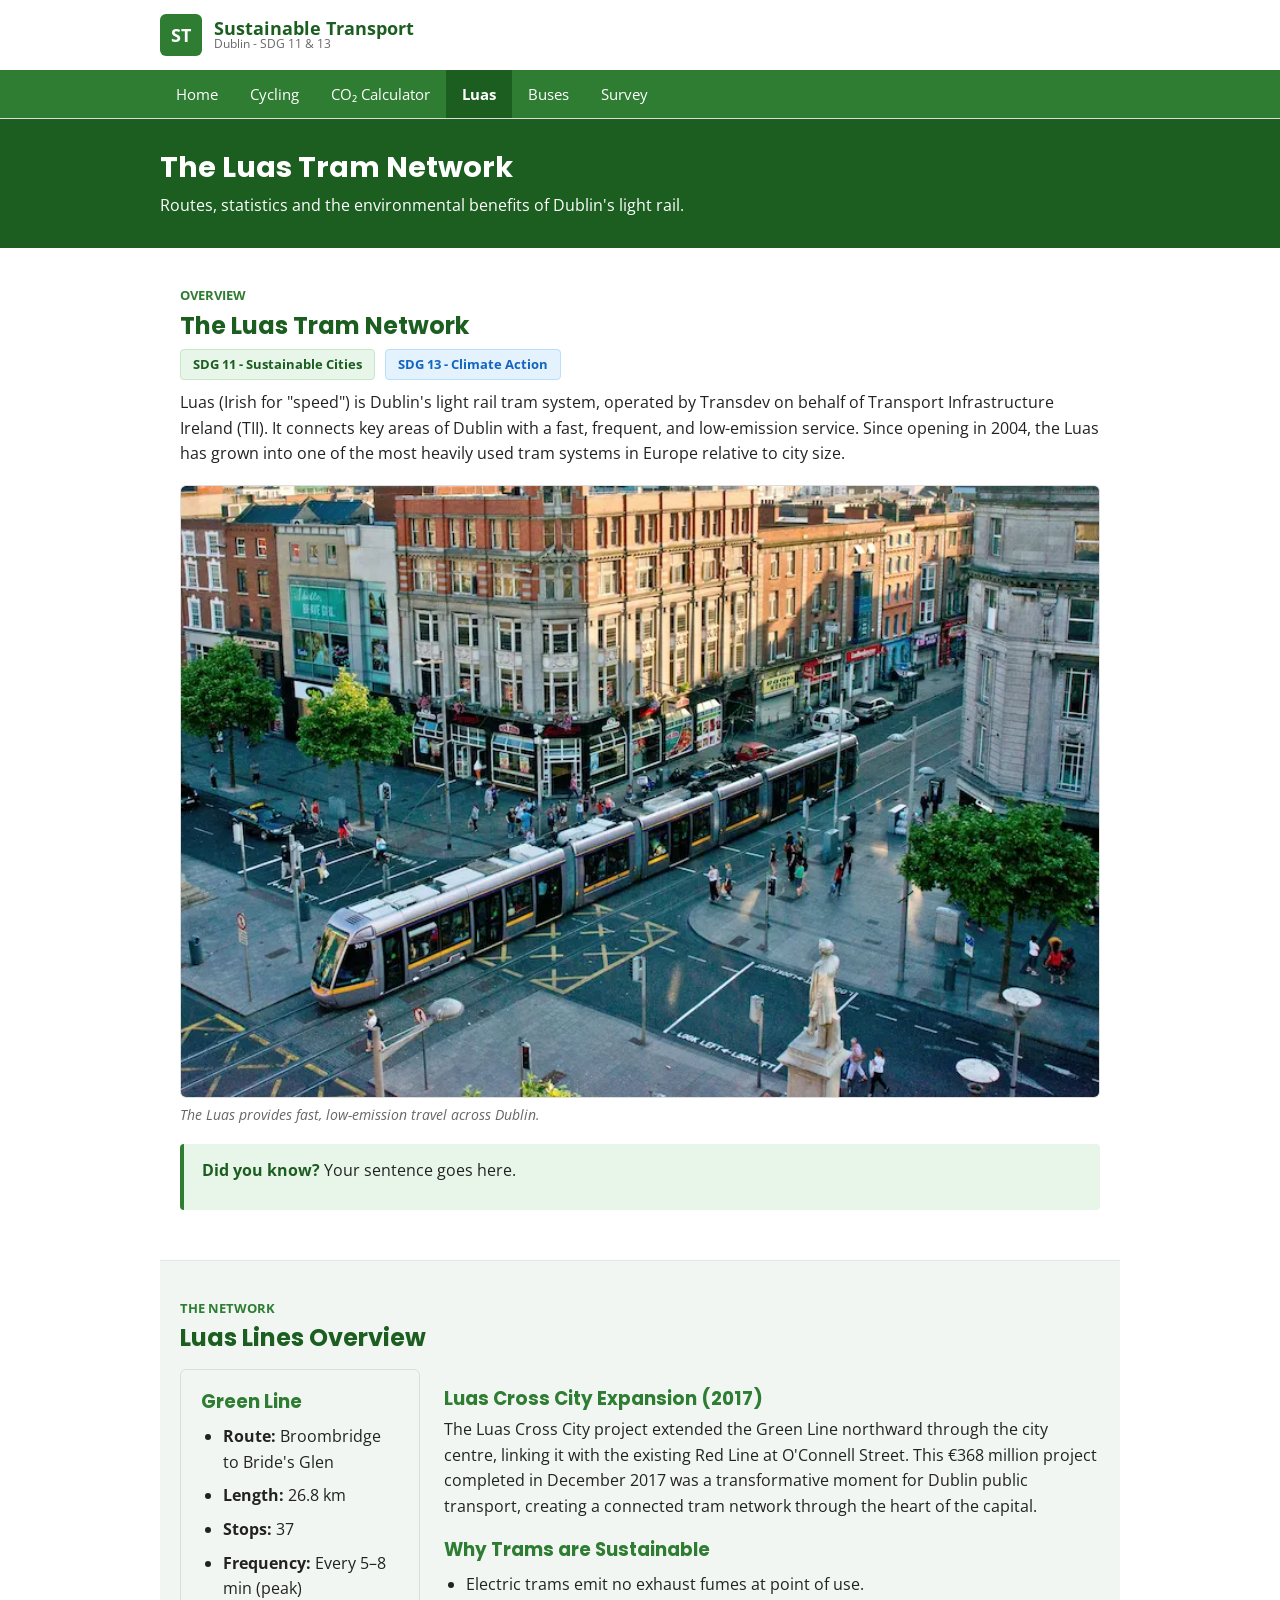
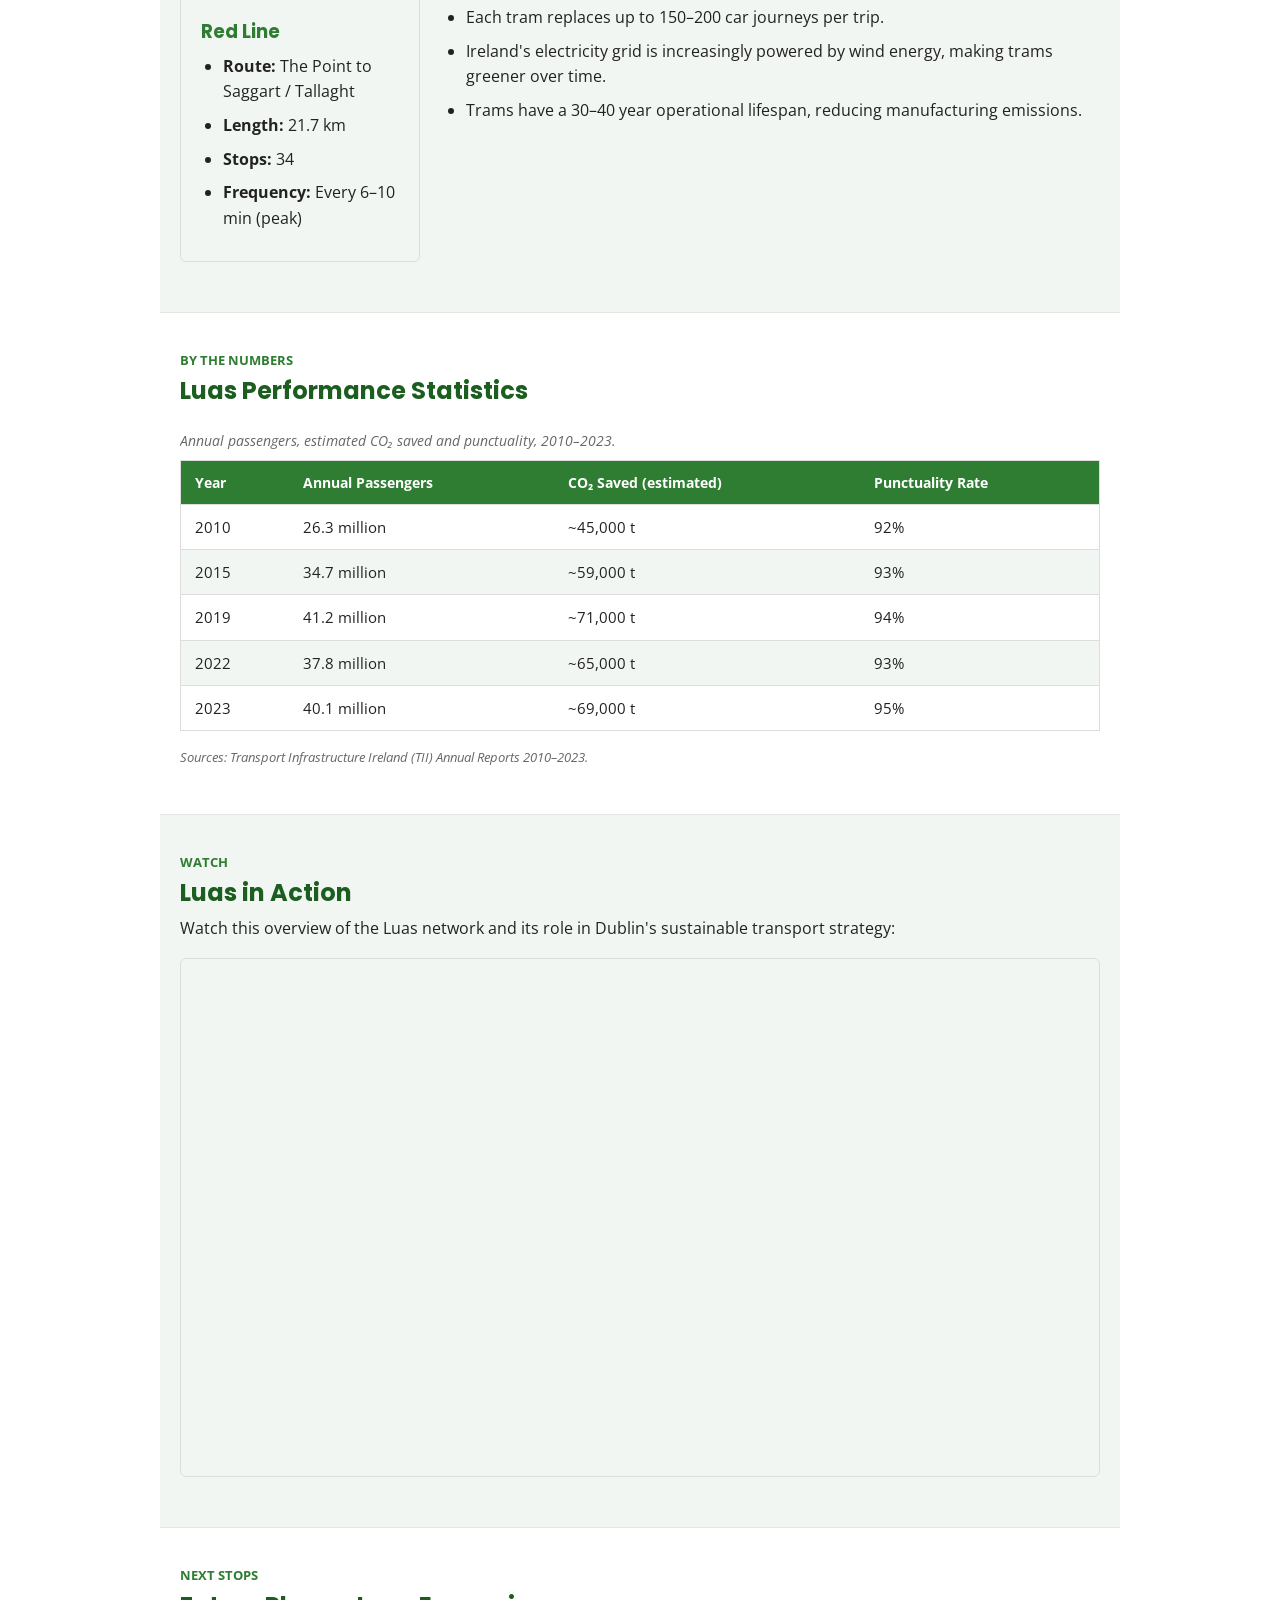
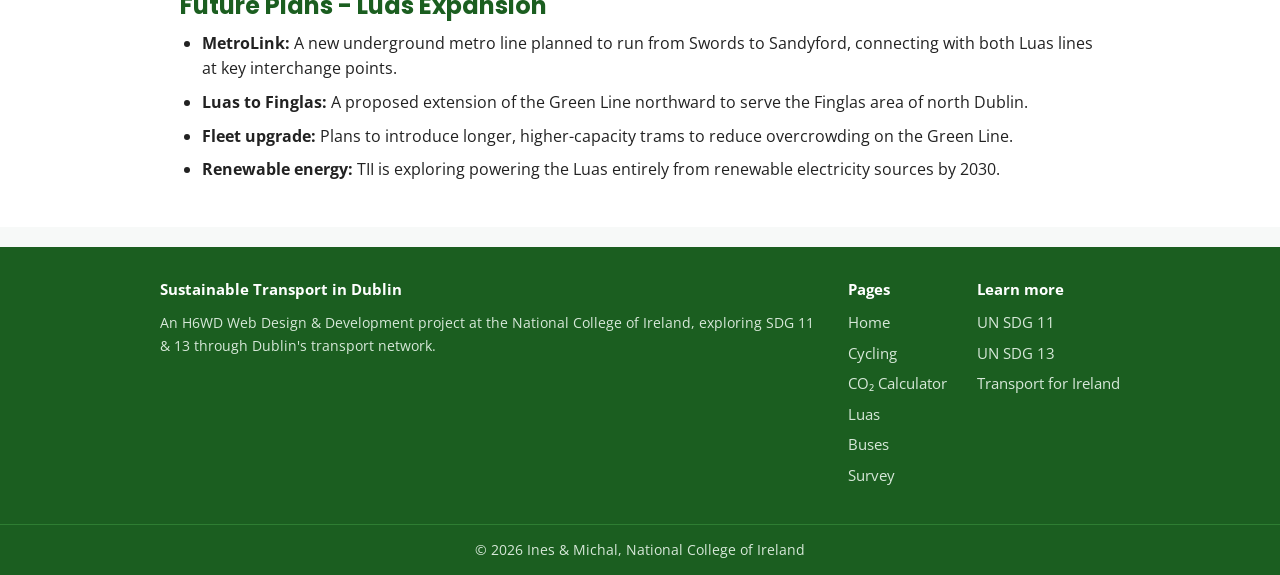
<file: luas.html>
<!-- Ines Khabkhabi -->
<!DOCTYPE html>
<html lang="en">
<head>
  <meta charset="UTF-8">
  <meta name="viewport" content="width=device-width, initial-scale=1.0">
  <meta name="description" content="The Luas tram network in Dublin: routes, statistics and environmental benefits.">
  <title>Luas - Sustainable Transport in Dublin</title>
  <link rel="preconnect" href="https://fonts.googleapis.com">
  <link rel="preconnect" href="https://fonts.gstatic.com" crossorigin>
  <link rel="preload" as="style" href="https://fonts.googleapis.com/css2?family=Poppins:wght@600;700&family=Open+Sans:wght@400;600;700&display=swap">
  <link rel="stylesheet" href="https://fonts.googleapis.com/css2?family=Poppins:wght@600;700&family=Open+Sans:wght@400;600;700&display=swap" media="print" onload="this.media='all'">
  <noscript><link rel="stylesheet" href="https://fonts.googleapis.com/css2?family=Poppins:wght@600;700&family=Open+Sans:wght@400;600;700&display=swap"></noscript>
  <link rel="stylesheet" href="styles.css">
</head>
<body>

<a href="#main-content" class="skip-link">Skip to main content</a>

<header class="site">
  <div class="header-top">
    <a href="index.html" class="logo">
      <span class="logo-mark" aria-hidden="true">ST</span>
      <span class="logo-text">Sustainable Transport<small>Dublin - SDG 11 &amp; 13</small></span>
    </a>
  </div>
  <nav class="main" aria-label="Main navigation">
    <ul>
      <li><a href="index.html">Home</a></li>
      <li><a href="cycling.html">Cycling</a></li>
      <li><a href="calculator.html">CO₂ Calculator</a></li>
      <li><a href="luas.html" class="active" aria-current="page">Luas</a></li>
      <li><a href="buses.html">Buses</a></li>
      <li><a href="survey.html">Survey</a></li>
    </ul>
  </nav>
</header>

<div class="page-banner">
  <div class="container">
    <h1>The Luas Tram Network</h1>
    <p>Routes, statistics and the environmental benefits of Dublin's light rail.</p>
  </div>
</div>

<main id="main-content">
  <div class="container">

    <section class="section" id="luas-intro">
      <span class="eyebrow">Overview</span>
      <h2>The Luas Tram Network</h2>
      <span class="sdg-badge">SDG 11 - Sustainable Cities</span>
      <span class="sdg-badge climate">SDG 13 - Climate Action</span>
      <p>Luas (Irish for "speed") is Dublin's light rail tram system, operated by Transdev on behalf of Transport Infrastructure Ireland (TII). It connects key areas of Dublin with a fast, frequent, and low-emission service. Since opening in 2004, the Luas has grown into one of the most heavily used tram systems in Europe relative to city size.</p>
      <figure>
        <img src="images/luas-intro.webp" alt="A luas tram travelling through Dublin city on the light rail network" width="800" height="533" loading="lazy">
        <figcaption>The Luas provides fast, low-emission travel across Dublin.
        </figcaption>
      </figure>

      <div class="fact-box">
        <p><strong>Did you know?</strong> Your sentence goes here.</p>
      </div>

    </section>

    <section class="section tint" id="luas-lines">
      <span class="eyebrow">The network</span>
      <h2>Luas Lines Overview</h2>
      <div class="two-col">
        <aside>
          <h3>Green Line</h3>
          <ul class="content-list">
            <li><strong>Route:</strong> Broombridge to Bride's Glen</li>
            <li><strong>Length:</strong> 26.8 km</li>
            <li><strong>Stops:</strong> 37</li>
            <li><strong>Frequency:</strong> Every 5–8 min (peak)</li>
          </ul>
          <h3>Red Line</h3>
          <ul class="content-list">
            <li><strong>Route:</strong> The Point to Saggart / Tallaght</li>
            <li><strong>Length:</strong> 21.7 km</li>
            <li><strong>Stops:</strong> 34</li>
            <li><strong>Frequency:</strong> Every 6–10 min (peak)</li>
          </ul>
        </aside>
        <div class="col-main">
          <h3>Luas Cross City Expansion (2017)</h3>
          <p>The Luas Cross City project extended the Green Line northward through the city centre, linking it with the existing Red Line at O'Connell Street. This €368 million project completed in December 2017 was a transformative moment for Dublin public transport, creating a connected tram network through the heart of the capital.</p>
          <h3>Why Trams are Sustainable</h3>
          <ul class="content-list">
            <li>Electric trams emit no exhaust fumes at point of use.</li>
            <li>Each tram replaces up to 150–200 car journeys per trip.</li>
            <li>Ireland's electricity grid is increasingly powered by wind energy, making trams greener over time.</li>
            <li>Trams have a 30–40 year operational lifespan, reducing manufacturing emissions.</li>
          </ul>
        </div>
      </div>
    </section>

    <section class="section" id="luas-stats">
      <span class="eyebrow">By the numbers</span>
      <h2>Luas Performance Statistics</h2>
      <div class="table-wrap">
        <table>
          <caption class="table-caption">Annual passengers, estimated CO₂ saved and punctuality, 2010–2023.</caption>
          <thead><tr><th scope="col">Year</th><th scope="col">Annual Passengers</th><th scope="col">CO₂ Saved (estimated)</th><th scope="col">Punctuality Rate</th></tr></thead>
          <tbody>
            <tr><td>2010</td><td>26.3 million</td><td>~45,000 t</td><td>92%</td></tr>
            <tr><td>2015</td><td>34.7 million</td><td>~59,000 t</td><td>93%</td></tr>
            <tr><td>2019</td><td>41.2 million</td><td>~71,000 t</td><td>94%</td></tr>
            <tr><td>2022</td><td>37.8 million</td><td>~65,000 t</td><td>93%</td></tr>
            <tr><td>2023</td><td>40.1 million</td><td>~69,000 t</td><td>95%</td></tr>
          </tbody>
        </table>
      </div>
      <p class="source-note">Sources: Transport Infrastructure Ireland (TII) Annual Reports 2010–2023.</p>
    </section>

    <section class="section tint" id="luas-video">
      <span class="eyebrow">Watch</span>
      <h2>Luas in Action</h2>
      <p>Watch this overview of the Luas network and its role in Dublin's sustainable transport strategy:</p>
      <div class="embed">
        <iframe src="https://www.youtube.com/embed/yvhMhqzFUwM" title="Overview of the Luas tram network in Dublin" allow="accelerometer; autoplay; clipboard-write; encrypted-media; gyroscope; picture-in-picture; web-share" referrerpolicy="strict-origin-when-cross-origin" loading="lazy" allowfullscreen></iframe>
      </div>
    </section>

    <section class="section" id="luas-future">
      <span class="eyebrow">Next stops</span>
      <h2>Future Plans - Luas Expansion</h2>
      <ul class="content-list">
        <li><strong>MetroLink:</strong> A new underground metro line planned to run from Swords to Sandyford, connecting with both Luas lines at key interchange points.</li>
        <li><strong>Luas to Finglas:</strong> A proposed extension of the Green Line northward to serve the Finglas area of north Dublin.</li>
        <li><strong>Fleet upgrade:</strong> Plans to introduce longer, higher-capacity trams to reduce overcrowding on the Green Line.</li>
        <li><strong>Renewable energy:</strong> TII is exploring powering the Luas entirely from renewable electricity sources by 2030.</li>
      </ul>
    </section>

  </div>
</main>

<footer class="site">
  <div class="footer-grid">
    <div class="footer-col footer-about">
      <p class="footer-heading">Sustainable Transport in Dublin</p>
      <p>An H6WD Web Design &amp; Development project at the National College of Ireland, exploring SDG 11 &amp; 13 through Dublin's transport network.</p>
    </div>
    <div class="footer-col">
      <p class="footer-heading">Pages</p>
      <a href="index.html">Home</a>
      <a href="cycling.html">Cycling</a>
      <a href="calculator.html">CO₂ Calculator</a>
      <a href="luas.html">Luas</a>
      <a href="buses.html">Buses</a>
      <a href="survey.html">Survey</a>
    </div>
    <div class="footer-col">
      <p class="footer-heading">Learn more</p>
      <a href="https://sdgs.un.org/goals/goal11" target="_blank" rel="noopener">UN SDG 11</a>
      <a href="https://sdgs.un.org/goals/goal13" target="_blank" rel="noopener">UN SDG 13</a>
      <a href="https://www.transportforireland.ie" target="_blank" rel="noopener">Transport for Ireland</a>
    </div>
  </div>
  <div class="footer-bottom">© 2026 Ines &amp; Michal, National College of Ireland</div>
</footer>

</body>
</html>
</file>
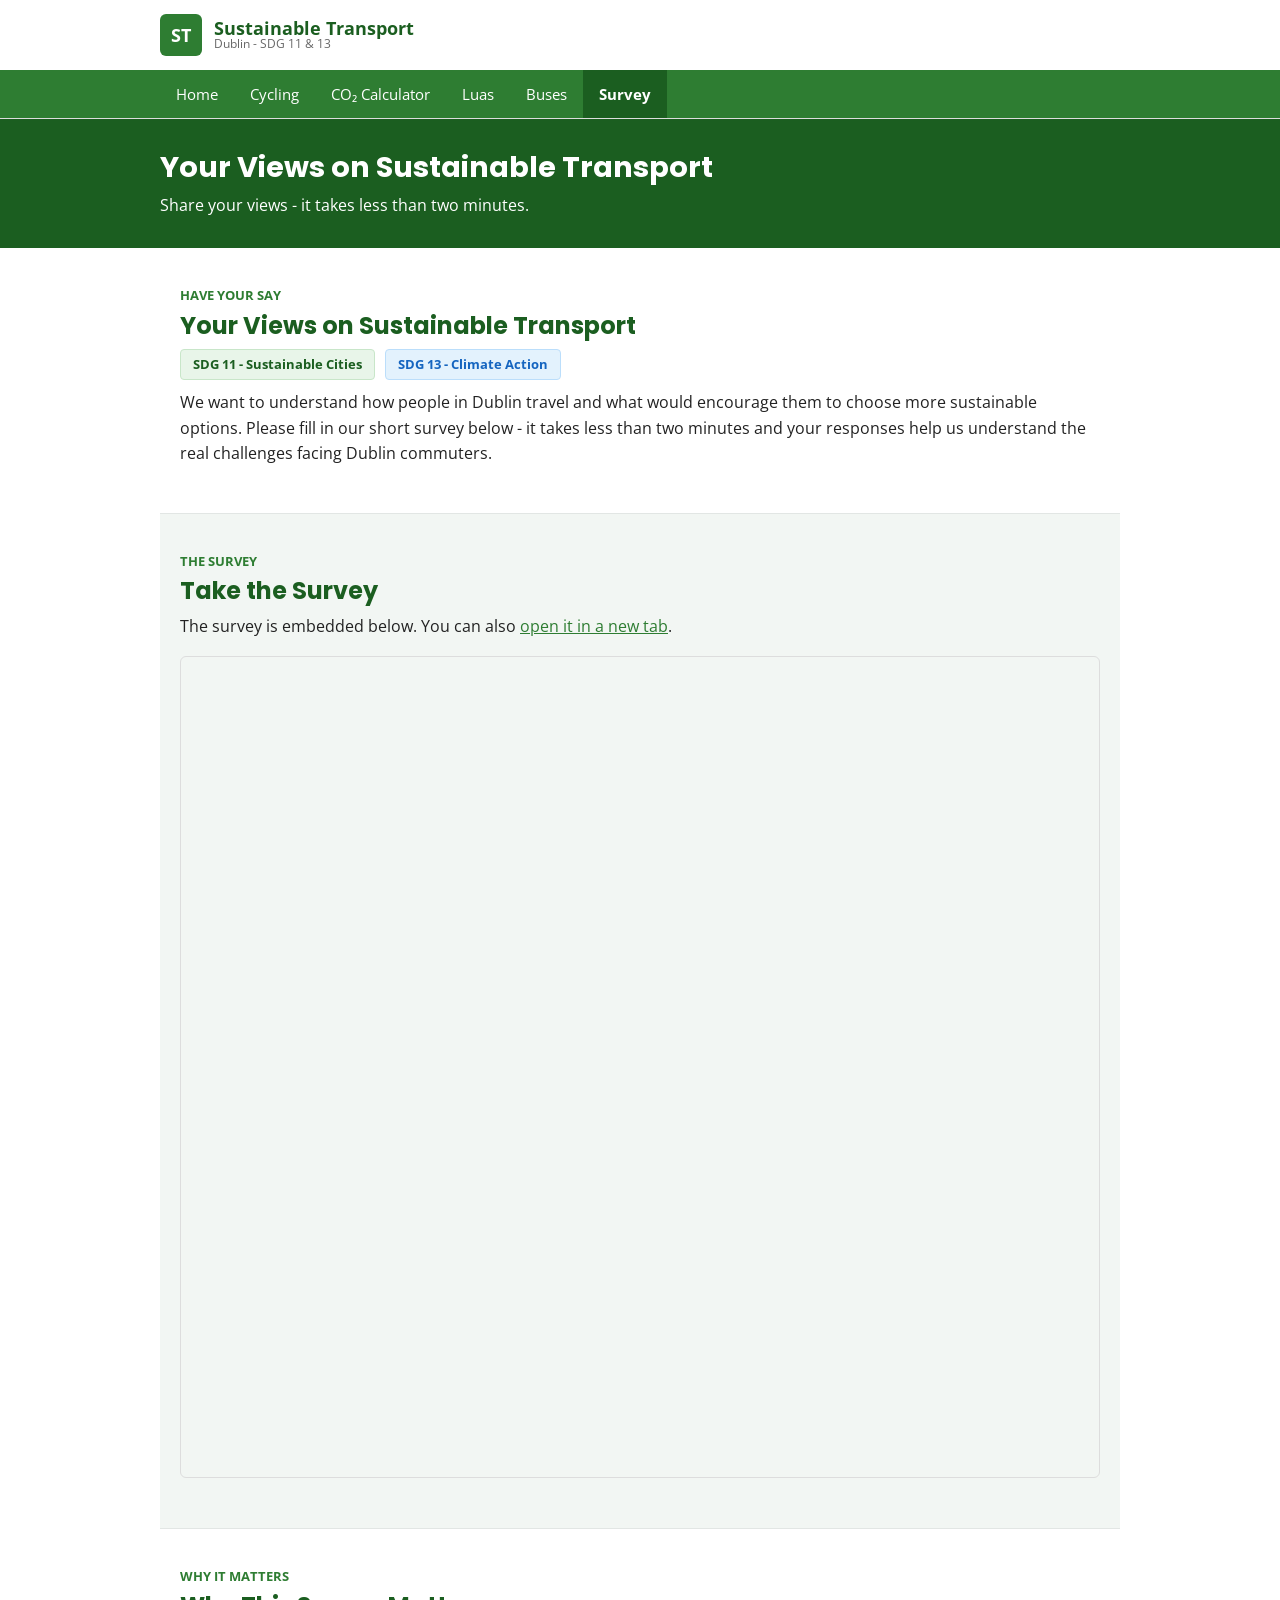
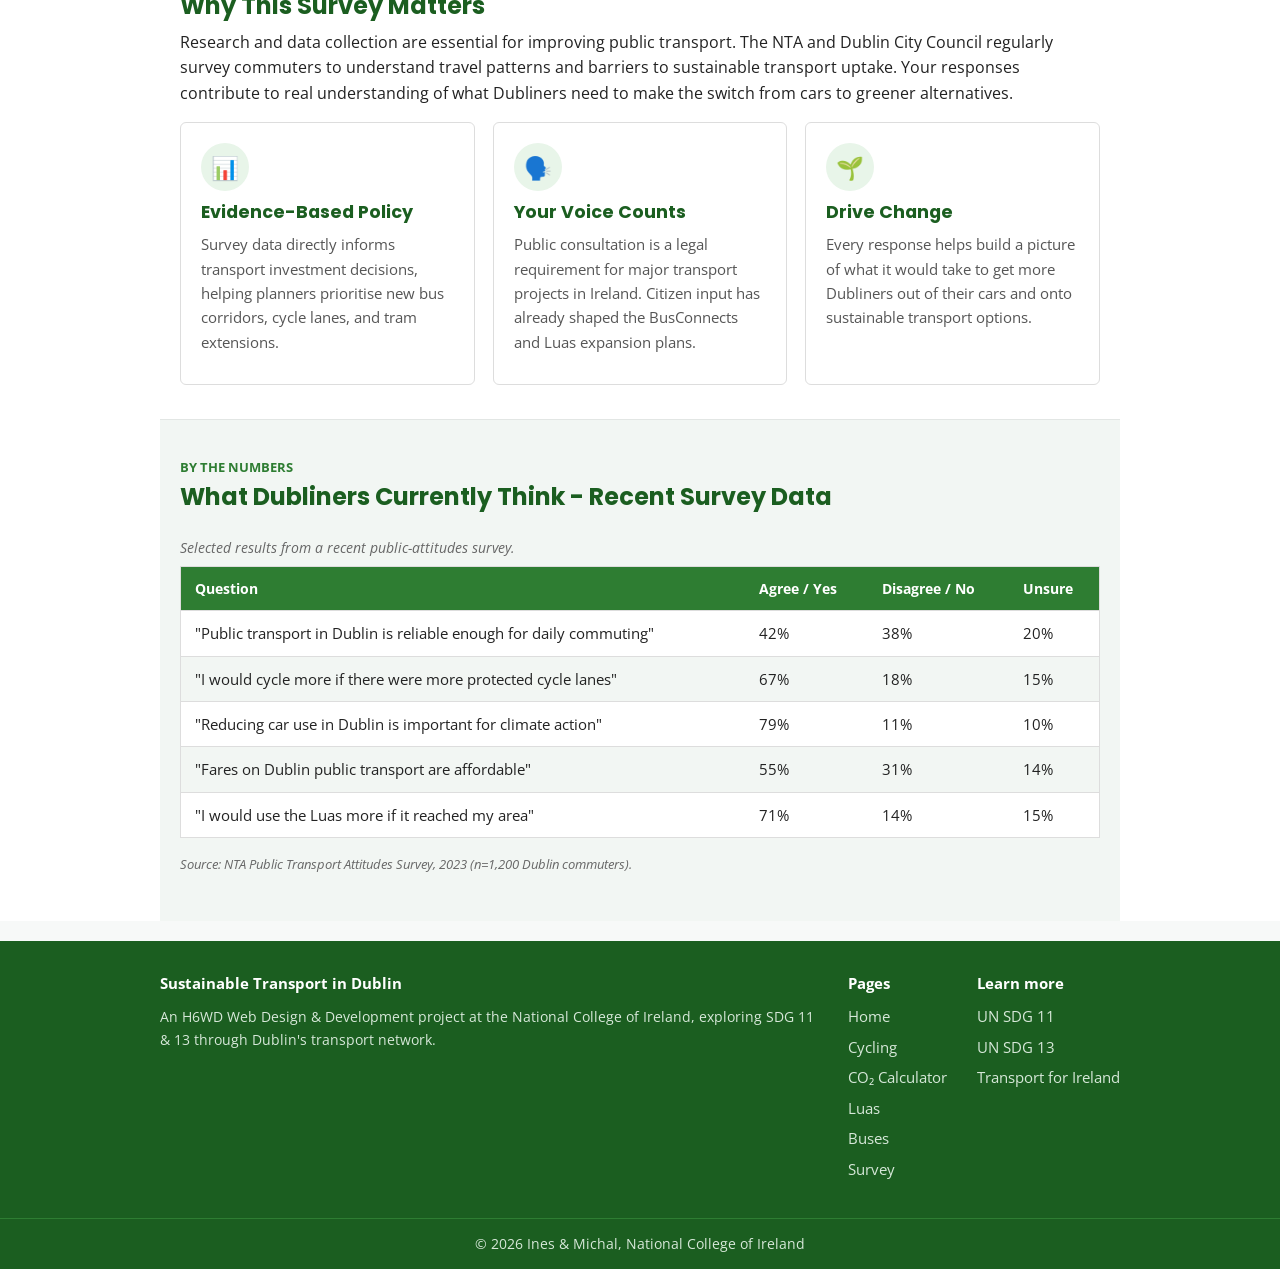
<file: survey.html>
<!-- Ines Khabkhabi -->
<!DOCTYPE html>
<html lang="en">
<head>
  <meta charset="UTF-8">
  <meta name="viewport" content="width=device-width, initial-scale=1.0">
  <meta name="description" content="Share your views on sustainable transport in Dublin and see what commuters currently think.">
  <title>Survey - Sustainable Transport in Dublin</title>
  <link rel="preconnect" href="https://fonts.googleapis.com">
  <link rel="preconnect" href="https://fonts.gstatic.com" crossorigin>
  <link rel="preload" as="style" href="https://fonts.googleapis.com/css2?family=Poppins:wght@600;700&family=Open+Sans:wght@400;600;700&display=swap">
  <link rel="stylesheet" href="https://fonts.googleapis.com/css2?family=Poppins:wght@600;700&family=Open+Sans:wght@400;600;700&display=swap" media="print" onload="this.media='all'">
  <noscript><link rel="stylesheet" href="https://fonts.googleapis.com/css2?family=Poppins:wght@600;700&family=Open+Sans:wght@400;600;700&display=swap"></noscript>
  <link rel="stylesheet" href="styles.css">
</head>
<body>

<a href="#main-content" class="skip-link">Skip to main content</a>

<header class="site">
  <div class="header-top">
    <a href="index.html" class="logo">
      <span class="logo-mark" aria-hidden="true">ST</span>
      <span class="logo-text">Sustainable Transport<small>Dublin - SDG 11 &amp; 13</small></span>
    </a>
  </div>
  <nav class="main" aria-label="Main navigation">
    <ul>
      <li><a href="index.html">Home</a></li>
      <li><a href="cycling.html">Cycling</a></li>
      <li><a href="calculator.html">CO₂ Calculator</a></li>
      <li><a href="luas.html">Luas</a></li>
      <li><a href="buses.html">Buses</a></li>
      <li><a href="survey.html" class="active" aria-current="page">Survey</a></li>
    </ul>
  </nav>
</header>

<div class="page-banner">
  <div class="container">
    <h1>Your Views on Sustainable Transport</h1>
    <p>Share your views - it takes less than two minutes.</p>
  </div>
</div>

<main id="main-content">
  <div class="container">

    <section class="section" id="survey-intro">
      <span class="eyebrow">Have your say</span>
      <h2>Your Views on Sustainable Transport</h2>
      <span class="sdg-badge">SDG 11 - Sustainable Cities</span>
      <span class="sdg-badge climate">SDG 13 - Climate Action</span>
      <p>We want to understand how people in Dublin travel and what would encourage them to choose more sustainable options. Please fill in our short survey below - it takes less than two minutes and your responses help us understand the real challenges facing Dublin commuters.</p>
    </section>

    <section class="section tint" id="google-form">
      <span class="eyebrow">The survey</span>
      <h2>Take the Survey</h2>
      <p>The survey is embedded below. You can also <a href="https://docs.google.com/forms/d/e/1FAIpQLSfOoXp9BbTszOHduSpSomlTCYwhTxcZXLPKVokdcgd-p4j7-w/viewform?usp=dialog" target="_blank" rel="noopener">open it in a new tab</a>.</p>
      <div class="survey-embed">
        <iframe src="https://docs.google.com/forms/d/e/1FAIpQLSfOoXp9BbTszOHduSpSomlTCYwhTxcZXLPKVokdcgd-p4j7-w/viewform?embedded=true" title="Sustainable Transport Survey Dublin" loading="lazy"></iframe>
      </div>
      
    </section>

    <section class="section" id="why-survey">
      <span class="eyebrow">Why it matters</span>
      <h2>Why This Survey Matters</h2>
      <p>Research and data collection are essential for improving public transport. The NTA and Dublin City Council regularly survey commuters to understand travel patterns and barriers to sustainable transport uptake. Your responses contribute to real understanding of what Dubliners need to make the switch from cars to greener alternatives.</p>
      <div class="cards">
        <div class="card"><div class="icon" aria-hidden="true">📊</div><h3>Evidence-Based Policy</h3><p>Survey data directly informs transport investment decisions, helping planners prioritise new bus corridors, cycle lanes, and tram extensions.</p></div>
        <div class="card"><div class="icon" aria-hidden="true">🗣️</div><h3>Your Voice Counts</h3><p>Public consultation is a legal requirement for major transport projects in Ireland. Citizen input has already shaped the BusConnects and Luas expansion plans.</p></div>
        <div class="card"><div class="icon" aria-hidden="true">🌱</div><h3>Drive Change</h3><p>Every response helps build a picture of what it would take to get more Dubliners out of their cars and onto sustainable transport options.</p></div>
      </div>
    </section>

    <section class="section tint" id="survey-stats">
      <span class="eyebrow">By the numbers</span>
      <h2>What Dubliners Currently Think - Recent Survey Data</h2>
      <div class="table-wrap">
        <table>
          <caption class="table-caption">Selected results from a recent public-attitudes survey.</caption>
          <thead><tr><th scope="col">Question</th><th scope="col">Agree / Yes</th><th scope="col">Disagree / No</th><th scope="col">Unsure</th></tr></thead>
          <tbody>
            <tr><td>"Public transport in Dublin is reliable enough for daily commuting"</td><td>42%</td><td>38%</td><td>20%</td></tr>
            <tr><td>"I would cycle more if there were more protected cycle lanes"</td><td>67%</td><td>18%</td><td>15%</td></tr>
            <tr><td>"Reducing car use in Dublin is important for climate action"</td><td>79%</td><td>11%</td><td>10%</td></tr>
            <tr><td>"Fares on Dublin public transport are affordable"</td><td>55%</td><td>31%</td><td>14%</td></tr>
            <tr><td>"I would use the Luas more if it reached my area"</td><td>71%</td><td>14%</td><td>15%</td></tr>
          </tbody>
        </table>
      </div>
      <p class="source-note">Source: NTA Public Transport Attitudes Survey, 2023 (n=1,200 Dublin commuters).</p>
    </section>

  </div>
</main>

<footer class="site">
  <div class="footer-grid">
    <div class="footer-col footer-about">
      <p class="footer-heading">Sustainable Transport in Dublin</p>
      <p>An H6WD Web Design &amp; Development project at the National College of Ireland, exploring SDG 11 &amp; 13 through Dublin's transport network.</p>
    </div>
    <div class="footer-col">
      <p class="footer-heading">Pages</p>
      <a href="index.html">Home</a>
      <a href="cycling.html">Cycling</a>
      <a href="calculator.html">CO₂ Calculator</a>
      <a href="luas.html">Luas</a>
      <a href="buses.html">Buses</a>
      <a href="survey.html">Survey</a>
    </div>
    <div class="footer-col">
      <p class="footer-heading">Learn more</p>
      <a href="https://sdgs.un.org/goals/goal11" target="_blank" rel="noopener">UN SDG 11</a>
      <a href="https://sdgs.un.org/goals/goal13" target="_blank" rel="noopener">UN SDG 13</a>
      <a href="https://www.transportforireland.ie" target="_blank" rel="noopener">Transport for Ireland</a>
    </div>
  </div>
  <div class="footer-bottom">© 2026 Ines &amp; Michal, National College of Ireland</div>
</footer>

</body>
</html>
</file>
<file: styles.css>
/* Sustainable Transport in Dublin - CA2 stylesheet */
/* Michal: index, cycling, calculator | Ines: luas, buses, survey */

/* reset */
/* Michal */
* { box-sizing: border-box; margin: 0; padding: 0; }

/* base */
/* Michal */
body {
  font-family: 'Open Sans', Arial, Helvetica, sans-serif;
  font-size: 16px;
  line-height: 1.6;
  color: #222;
  background-color: #f7f9f8;
}

img { max-width: 100%; height: auto; display: block; }

a { color: #2e7d32; }

h1, h2, h3, h4 { font-family: 'Poppins', Arial, Helvetica, sans-serif; color: #1b5e20; line-height: 1.3; }

.container { max-width: 1000px; margin: 0 auto; padding: 0 20px; }

/* accessibility */
/* Michal */
.skip-link {
  position: absolute; left: -999px; top: 0; z-index: 999;
  background: #1b5e20; color: #fff; padding: 10px 16px;
}
.skip-link:focus { left: 0; }

a:focus, button:focus, input:focus, select:focus {
  outline: 2px solid #2e7d32; outline-offset: 2px;
}

/* header and navigation */
/* Michal */
header.site {
  background: #fff;
  border-bottom: 1px solid #ddd;
}
.header-top {
  max-width: 1000px; margin: 0 auto; padding: 14px 20px;
  display: flex; align-items: center; justify-content: space-between; gap: 12px; flex-wrap: wrap;
}
.logo { display: flex; align-items: center; gap: 12px; text-decoration: none; }
.logo-mark {
  width: 42px; height: 42px; border-radius: 6px; background: #2e7d32;
  display: flex; align-items: center; justify-content: center; color: #fff;
  font-weight: bold; font-size: 1.1rem; flex: none;
}
.logo-text { font-weight: bold; color: #1b5e20; font-size: 1.1rem; line-height: 1.1; }
.logo-text small { display: block; font-weight: normal; font-size: .72rem; color: #666; }

.sdg-tag {
  background: #e8f5e9; border: 1px solid #c8e6c9; color: #1b5e20;
  font-size: .78rem; font-weight: bold; padding: 5px 12px; border-radius: 4px;
}

nav.main { background: #2e7d32; }
nav.main ul {
  max-width: 1000px; margin: 0 auto; padding: 0 20px;
  list-style: none; display: flex; flex-wrap: wrap;
}
nav.main a {
  display: block; color: #fff; text-decoration: none;
  padding: 12px 16px; font-size: .95rem;
}
nav.main a:hover { background: #1b5e20; }
nav.main a.active { background: #1b5e20; font-weight: bold; }

/* top banner */
/* Michal */
.hero {
  background: #2e7d32; color: #fff; padding: 44px 20px; text-align: center;
}
.hero .container { max-width: 1000px; }
.hero h1 { color: #fff; font-size: 2rem; margin-bottom: 12px; }
.hero p { font-size: 1.1rem; max-width: 640px; margin: 0 auto 20px; }

.page-banner { background: #1b5e20; color: #fff; padding: 30px 20px; }
.page-banner h1 { color: #fff; font-size: 1.8rem; }
.page-banner p { margin-top: 6px; }

/* buttons */
/* Michal */
.btn {
  display: inline-block; margin: 4px; background: #fff; color: #1b5e20;
  padding: 10px 22px; border-radius: 4px; text-decoration: none; font-weight: bold;
  border: 2px solid #fff; cursor: pointer; font-size: 1rem;
}
.btn:hover { background: #e8f5e9; }
.btn-teal { background: #1b5e20; color: #fff; border-color: #1b5e20; }
.btn-teal:hover { background: #14481a; }

/* main content sections */
/* Michal */
main { display: block; background: #fff; }
.section {
  max-width: 1000px; margin: 0 auto; padding: 34px 20px; border-bottom: 1px solid #e2e6e4;
}
.section:last-child { border-bottom: none; }
.section h2 { font-size: 1.5rem; margin-bottom: 8px; }
.section h3 { font-size: 1.15rem; margin: 18px 0 6px; color: #2e7d32; }
.section p { margin-bottom: 12px; }

/* grey band */
.section.tint { background: #f2f6f3; max-width: none; }
.section.tint > .container { max-width: 1000px; margin: 0 auto; padding: 0; }

.eyebrow {
  display: inline-block; color: #2e7d32; font-weight: bold;
  font-size: .8rem; text-transform: uppercase; margin-bottom: 4px;
}

/* sdg badges */
/* Michal */
.sdg-badge {
  display: inline-block; background: #e8f5e9; color: #1b5e20;
  border: 1px solid #c8e6c9; padding: 4px 12px; border-radius: 4px;
  font-size: .82rem; font-weight: bold; margin: 0 6px 10px 0;
}
.sdg-badge.climate { background: #e3f2fd; color: #1565c0; border-color: #bbdefb; }

/* fact box */
/* Michal */
.fact-box {
  background: #e8f5e9; border-left: 4px solid #2e7d32;
  padding: 14px 18px; border-radius: 4px; margin: 16px 0;
}
.fact-box strong { color: #1b5e20; }

/* figures */
/* Michal */
figure { margin: 18px 0; }
figure img { width: 100%; border-radius: 6px; border: 1px solid #ddd; }
figcaption { font-size: .85rem; color: #666; margin-top: 6px; font-style: italic; }

/* cards */
/* Michal */
.cards { display: flex; flex-wrap: wrap; gap: 18px; margin-top: 16px; }
.card {
  flex: 1 1 280px; background: #fff; border: 1px solid #ddd;
  border-radius: 6px; padding: 20px;
}
.card .icon {
  width: 48px; height: 48px; border-radius: 50%; background: #e8f5e9;
  display: flex; align-items: center; justify-content: center; font-size: 1.4rem; margin-bottom: 10px;
}
.card h3 { margin: 0 0 8px; font-size: 1.1rem; color: #1b5e20; }
.card p { font-size: .95rem; color: #555; margin-bottom: 10px; }
.card a { font-weight: bold; text-decoration: none; color: #2e7d32; }
.card a:hover { text-decoration: underline; }

/* two column layout */
/* Ines */
.two-col { display: flex; flex-wrap: wrap; gap: 24px; margin: 16px 0; align-items: flex-start; }
.two-col aside {
  flex: 0 0 240px; background: #f2f6f3; border: 1px solid #ddd; border-radius: 6px; padding: 20px;
}
.two-col aside h3 { margin-top: 0; }
.two-col aside h3 + ul + h3 { margin-top: 18px; }
.col-main { flex: 1; min-width: 260px; }

ul.content-list, ol.content-list { padding-left: 22px; margin: 10px 0; }
ul.content-list li, ol.content-list li { margin-bottom: 8px; }

/* tables */
/* Ines */
.table-wrap { overflow-x: auto; margin: 16px 0; }
table { width: 100%; border-collapse: collapse; background: #fff; font-size: .95rem; border: 1px solid #ddd; }
caption.table-caption { caption-side: top; text-align: left; font-size: .85rem; color: #666; padding: 8px 0; font-style: italic; }
thead th { background: #2e7d32; color: #fff; text-align: left; padding: 10px 14px; font-size: .9rem; }
tbody td { padding: 10px 14px; border-top: 1px solid #ddd; }
tbody tr:nth-child(even) { background: #f2f6f3; }
.source-note { font-size: .82rem; color: #666; margin-top: 6px; font-style: italic; }

/* calculator */
/* Michal */
.calc-wrapper {
  max-width: 520px; margin: 20px auto; background: #fff;
  border: 1px solid #ddd; border-radius: 6px; padding: 26px;
}
.calc-wrapper h2 { margin-bottom: 6px; }
.form-group { margin-bottom: 16px; }
.form-group label { display: block; font-weight: bold; margin-bottom: 5px; }
.form-group input, .form-group select {
  width: 100%; padding: 10px 12px; border: 1px solid #bbb; border-radius: 4px; font-size: 1rem;
}
.calc-btn {
  width: 100%; padding: 12px; background: #2e7d32; color: #fff; border: none;
  border-radius: 4px; font-size: 1rem; font-weight: bold; cursor: pointer; margin-top: 4px;
}
.calc-btn:hover { background: #1b5e20; }

#calcError {
  display: none; margin-top: 12px; padding: 10px 12px; border-radius: 4px;
  background: #fdecea; border: 1px solid #f5c6c0; color: #b3261e; font-size: .92rem;
}
#calcError.show { display: block; }

#calcResult {
  display: none; margin-top: 16px; padding: 18px; border-radius: 6px;
  background: #e8f5e9; border: 1px solid #c8e6c9;
}
#calcResult h3 { margin: 0 0 10px; color: #1b5e20; }
.result-row { display: flex; justify-content: space-between; padding: 6px 0; border-bottom: 1px dashed #c8e6c9; }
.result-row span:last-child { font-weight: bold; }
.result-total { margin-top: 12px; font-size: 1.25rem; font-weight: bold; color: #1b5e20; text-align: center; }
.result-trees { text-align: center; color: #444; margin-top: 6px; }

/* video and form */
/* Ines */
.embed { position: relative; padding-bottom: 56.25%; height: 0; overflow: hidden; border-radius: 6px; border: 1px solid #ddd; margin: 16px 0; }
.embed iframe { position: absolute; inset: 0; width: 100%; height: 100%; border: 0; }
.survey-embed { border-radius: 6px; overflow: hidden; border: 1px solid #ddd; margin: 16px 0; }
.survey-embed iframe { display: block; width: 100%; height: 820px; border: 0; }

/* footer */
/* Ines */
footer.site { background: #1b5e20; color: #d7e8d9; margin-top: 20px; }
.footer-grid {
  max-width: 1000px; margin: 0 auto; padding: 30px 20px;
  display: flex; flex-wrap: wrap; gap: 30px; justify-content: space-between;
}
.footer-grid .footer-heading { color: #fff; font-size: .95rem; margin-bottom: 10px; font-weight: bold; }
/* Michal */
.footer-about { flex: 1 1 260px; }
.footer-about p { font-size: .9rem; }
.footer-col a { display: block; color: #d7e8d9; text-decoration: none; margin-bottom: 7px; font-size: .92rem; }
.footer-col a:hover { color: #fff; text-decoration: underline; }
.footer-bottom { border-top: 1px solid #2e7d32; text-align: center; padding: 14px; font-size: .85rem; color: #d7e8d9; }

/* mobile / responsive */
/* Michal */
@media (max-width: 700px) {
  nav.main ul { flex-direction: column; }
  .two-col aside { flex: 1 1 100%; }
  .hero h1 { font-size: 1.5rem; }
}
@media (max-width: 520px) {
  .card { flex: 1 1 100%; }
}
</file>
